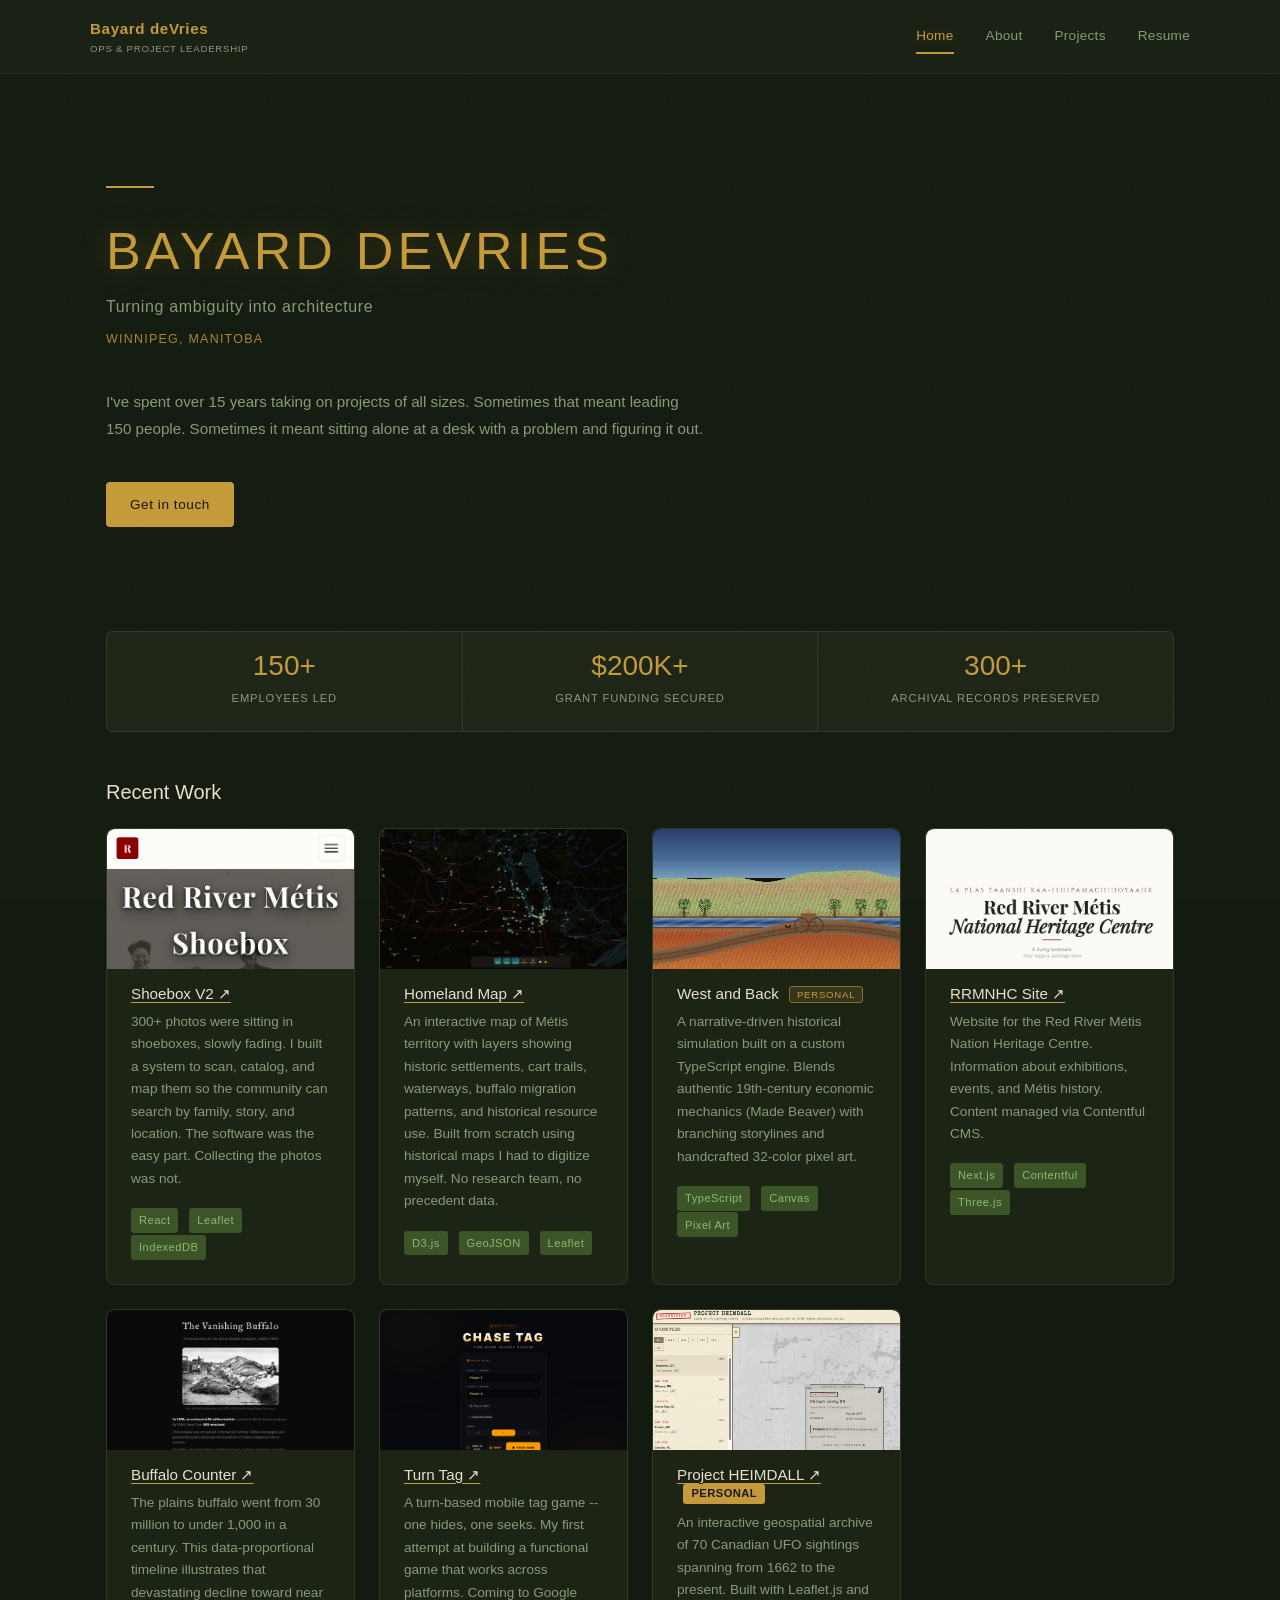
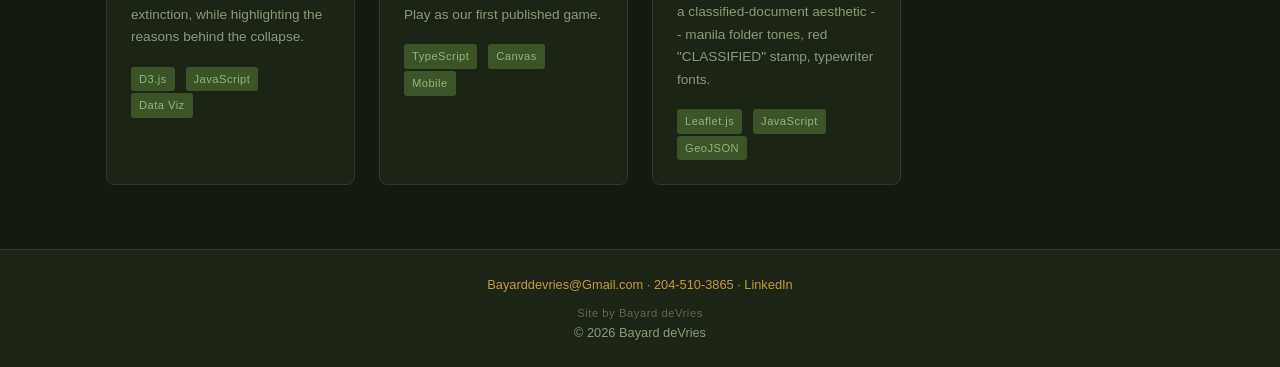
<file: index.html>
<!DOCTYPE html>
<html lang="en">
<head>
  <meta charset="UTF-8">
  <meta name="viewport" content="width=device-width, initial-scale=1.0">
  <title>Bayard deVries -- Ops & Project Leadership</title>
  <meta name="description" content="Portfolio of Bayard deVries – Ops & Project Leadership, digital archives, GIS mapping, and interactive art projects.">
  <link rel="icon" href="assets/favicon.ico" type="image/x-icon">
  <link rel="stylesheet" href="styles.css">
</head>
<body>
  <header>
    <nav>
      <a href="index.html" class="nav-logo">Bayard deVries<br><span>Ops & Project Leadership</span></a>
      <a href="index.html" class="active">Home</a>
      <a href="about.html">About</a>
      <a href="projects.html">Projects</a>
      <a href="resume.html">Resume</a>
    </nav>
  </header>

  <main>
    <section class="hero">
      <h1 class="brass-name">Bayard deVries</h1>
      <p class="tagline">Turning ambiguity into architecture</p>
      <p class="location">Winnipeg, Manitoba</p>

      <p class="summary">
        I've spent over 15 years taking on projects of all sizes. Sometimes that meant leading 150 people. Sometimes it meant sitting alone at a desk with a problem and figuring it out.
      </p>
      <p style="margin-top: 1.5rem;">
        <a href="mailto:Bayarddevries@Gmail.com" class="btn btn-primary">Get in touch</a>
      </p>

    </section>

    <div class="stats-bar">
      <div class="stat-item">
        <span class="stat-number">150+</span>
        <span class="stat-label">Employees Led</span>
      </div>
      <div class="stat-item">
        <span class="stat-number">$200K+</span>
        <span class="stat-label">Grant Funding Secured</span>
      </div>
      <div class="stat-item">
        <span class="stat-number">300+</span>
        <span class="stat-label">Archival Records Preserved</span>
      </div>
    </div>

    <section class="featured">
      <h2>Recent Work</h2>
      <div class="project-grid">
        <article class="project-card">
          <div class="project-thumb">
            <img src="assets/shoebox-v2-splash.png" alt="Shoebox V2 archive interface" loading="lazy">
          </div>
          <h3><a href="https://bayarddevries.github.io/shoebox-v2/" target="_blank" rel="noopener noreferrer">Shoebox V2 ↗</a></h3>
          <p>300+ photos were sitting in shoeboxes, slowly fading. I built a system to scan, catalog, and map them so the community can search by family, story, and location. The software was the easy part. Collecting the photos was not.</p>
          <span class="tag">React</span>
          <span class="tag">Leaflet</span>
          <span class="tag">IndexedDB</span>
        </article>
        <article class="project-card">
          <div class="project-thumb">
            <img src="assets/homeland-map-main.png" alt="Homeland Map visualization" loading="lazy">
          </div>
          <h3><a href="https://bayarddevries.github.io/metis-homeland-map/" target="_blank" rel="noopener noreferrer">Homeland Map ↗</a></h3>
          <p>An interactive map of Métis territory with layers showing historic settlements, cart trails, waterways, buffalo migration patterns, and historical resource use. Built from scratch using historical maps I had to digitize myself. No research team, no precedent data.</p>
          <span class="tag">D3.js</span>
          <span class="tag">GeoJSON</span>
          <span class="tag">Leaflet</span>
        </article>
        <article class="project-card">
          <div class="project-thumb">
            <img src="assets/metis-trail-prairie.png" alt="West and Back RPG gameplay" loading="lazy">
          </div>
          <h3>West and Back <span class="project-badge-personal">Personal</span></h3>
          <p>A narrative-driven historical simulation built on a custom TypeScript engine. Blends authentic 19th-century economic mechanics (Made Beaver) with branching storylines and handcrafted 32-color pixel art.</p>
          <span class="tag">TypeScript</span>
          <span class="tag">Canvas</span>
          <span class="tag">Pixel Art</span>
        </article>
        <article class="project-card">
          <div class="project-thumb">
            <img src="assets/rrmnhc-splash.png" alt="RRMNHC website" loading="lazy">
          </div>
          <h3><a href="https://rrmnhc.ca/" target="_blank" rel="noopener noreferrer">RRMNHC Site ↗</a></h3>
          <p>Website for the Red River Métis Nation Heritage Centre. Information about exhibitions, events, and Métis history. Content managed via Contentful CMS.</p>
          <span class="tag">Next.js</span>
          <span class="tag">Contentful</span>
          <span class="tag">Three.js</span>
        </article>
        <article class="project-card">
          <div class="project-thumb">
            <img src="assets/buffalo-counter-main.png" alt="Buffalo Counter visualization" loading="lazy">
          </div>
          <h3><a href="https://bayarddevries.github.io/buffalo-counter/" target="_blank" rel="noopener noreferrer">Buffalo Counter ↗</a></h3>
          <p>The plains buffalo went from 30 million to under 1,000 in a century. This data-proportional timeline illustrates that devastating decline toward near extinction, while highlighting the reasons behind the collapse.</p>
          <span class="tag">D3.js</span>
          <span class="tag">JavaScript</span>
          <span class="tag">Data Viz</span>
        </article>
        <article class="project-card">
          <div class="project-thumb">
            <img src="assets/turn-tag-main.png" alt="Turn Tag mobile game" loading="lazy">
          </div>
          <h3><a href="https://bayarddevries.github.io/turn-tag-v2/" target="_blank" rel="noopener noreferrer">Turn Tag ↗</a></h3>
          <p>A turn-based mobile tag game -- one hides, one seeks. My first attempt at building a functional game that works across platforms. Coming to Google Play as our first published game.</p>
          <span class="tag">TypeScript</span>
          <span class="tag">Canvas</span>
          <span class="tag">Mobile</span>
        </article>
        <article class="project-card">
          <div class="project-thumb">
            <img src="assets/heimdall-filter.png" alt="Project HEIMDALL filter panel with classified UFO sighting cases" loading="lazy">
          </div>
          <h3><a href="https://bayarddevries.github.io/project-heimdall/" target="_blank" rel="noopener noreferrer">Project HEIMDALL ↗</a> <span class="tag personal">PERSONAL</span></h3>
          <p>An interactive geospatial archive of 70 Canadian UFO sightings spanning from 1662 to the present. Built with Leaflet.js and a classified-document aesthetic -- manila folder tones, red "CLASSIFIED" stamp, typewriter fonts.</p>
          <span class="tag">Leaflet.js</span>
          <span class="tag">JavaScript</span>
          <span class="tag">GeoJSON</span>
        </article>
      </div>
    </section>

  </main>

  <footer>
    <p>
      <a href="mailto:Bayarddevries@Gmail.com">Bayarddevries@Gmail.com</a> · 
      <a href="tel:204-510-3865">204-510-3865</a> · 
      <a href="https://linkedin.com/in/bayard-devries" target="_blank" rel="noopener noreferrer">LinkedIn</a>
    </p>
    <p class="site-by">Site by Bayard deVries</p>
    <p>&copy; 2026 Bayard deVries</p>
  </footer>
</body>
</html>
</file>
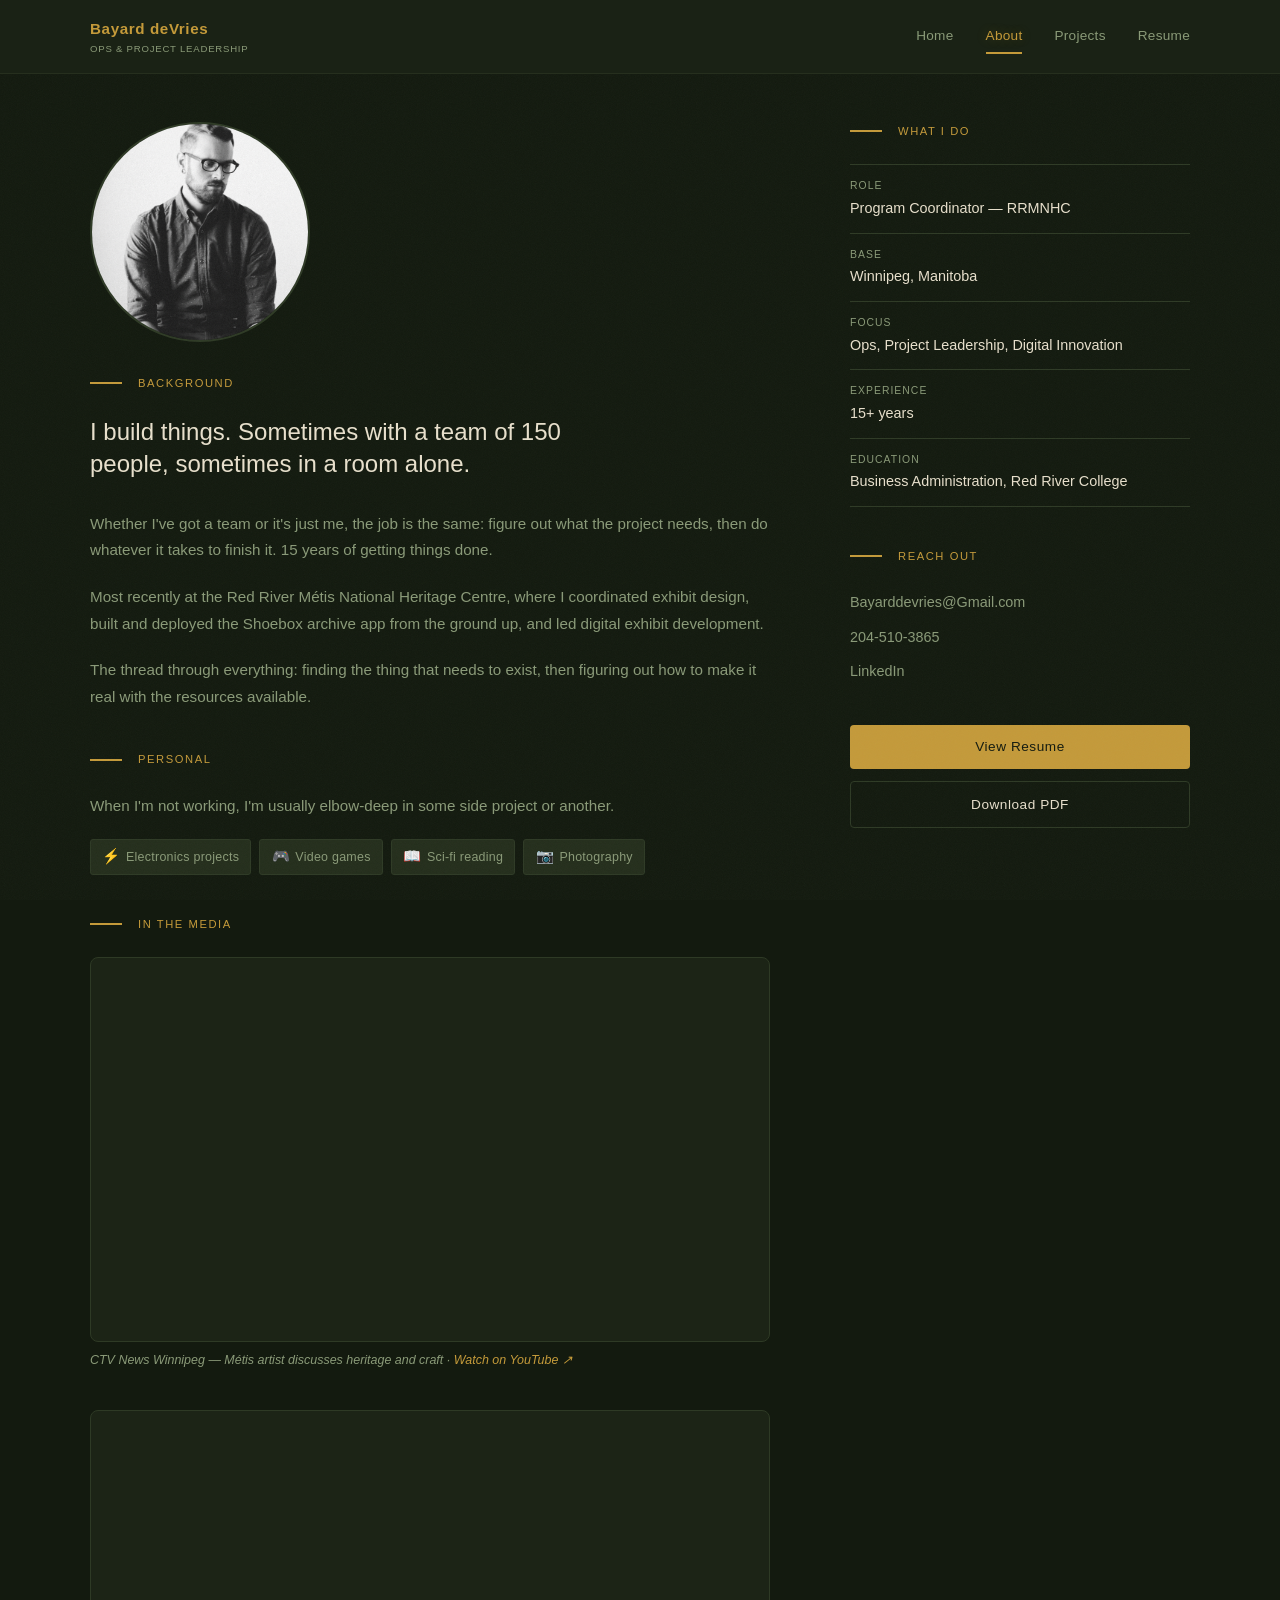
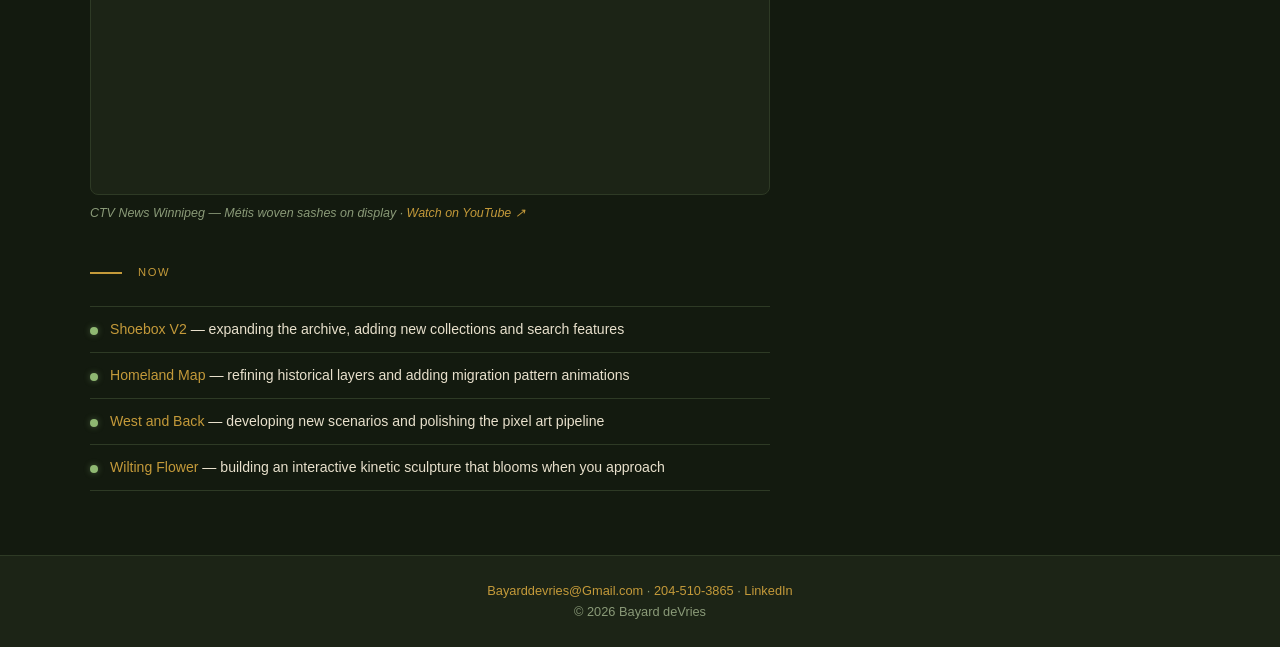
<file: about.html>
<!DOCTYPE html>
<html lang="en">
<head>
  <meta charset="UTF-8">
  <meta name="viewport" content="width=device-width, initial-scale=1.0">
  <title>About — Bayard deVries</title>
  <meta name="description" content="About Bayard deVries – Ops & Project Leadership, digital archives, GIS mapping, and interactive art projects.">
  <link rel="icon" href="assets/favicon.ico" type="image/x-icon">
  <link rel="stylesheet" href="styles.css">
  <style>
    /* ---- Photo ---- */
    .about-photo-wrap {
      margin-bottom: 2rem;
    }
    .about-photo {
      width: 100%;
      max-width: 220px;
      aspect-ratio: 1;
      border-radius: 50%;
      object-fit: cover;
      border: 2px solid var(--color-border);
      display: block;
    }

    /* ---- Personal details ---- */
    .personal-details {
      display: flex;
      flex-wrap: wrap;
      gap: 0.5rem;
      margin-top: 1rem;
    }
    .personal-tag {
      display: inline-flex;
      align-items: center;
      gap: 0.35rem;
      padding: 0.3rem 0.7rem;
      background: var(--color-surface-raised);
      border: 1px solid var(--color-border);
      border-radius: 3px;
      font-size: 0.78rem;
      color: var(--color-text-muted);
      font-family: var(--font-heading);
      letter-spacing: 0.02em;
    }
    .personal-tag .icon {
      font-size: 0.9rem;
    }

    /* ---- CTV Interview embed ---- */
    .interview-section {
      margin-top: 2.5rem;
    }
    .interview-embed {
      position: relative;
      padding-bottom: 56.25%;
      height: 0;
      overflow: hidden;
      border-radius: 8px;
      border: 1px solid var(--color-border);
      background: var(--color-surface);
    }
    .interview-embed iframe {
      position: absolute;
      top: 0; left: 0;
      width: 100%;
      height: 100%;
      border: 0;
    }
    .interview-caption {
      margin-top: 0.5rem;
      font-size: 0.78rem;
      color: var(--color-text-muted);
      font-style: italic;
    }

    /* ---- Now section ---- */
    .now-section {
      margin-top: 2.5rem;
    }
    .now-list {
      list-style: none;
      display: flex;
      flex-direction: column;
      gap: 0;
    }
    .now-list li {
      display: flex;
      align-items: flex-start;
      gap: 0.75rem;
      padding: 0.75rem 0;
      border-bottom: 1px solid var(--color-border);
    }
    .now-list li:first-child {
      border-top: 1px solid var(--color-border);
    }
    .now-dot {
      width: 8px;
      height: 8px;
      border-radius: 50%;
      background: var(--color-green-bright);
      flex-shrink: 0;
      margin-top: 0.5rem;
      box-shadow: 0 0 6px rgba(143, 184, 114, 0.4);
    }
    .now-dot.pulse {
      animation: pulse-dot 2s ease-in-out infinite;
    }
    @keyframes pulse-dot {
      0%, 100% { opacity: 1; box-shadow: 0 0 6px rgba(143,184,114,0.4); }
      50% { opacity: 0.5; box-shadow: 0 0 12px rgba(143,184,114,0.7); }
    }
    .now-item-text {
      font-size: 0.88rem;
      color: var(--color-text);
      line-height: 1.5;
    }
    .now-item-text strong {
      color: var(--color-brass);
      font-weight: 500;
    }

    /* ---- Responsive ---- */
    @media (max-width: 700px) {
      .about-photo { max-width: 160px; }
    }
  </style>
</head>
<body>
  <header>
    <nav>
      <a href="index.html" class="nav-logo">Bayard deVries<br><span>Ops & Project Leadership</span></a>
      <a href="index.html">Home</a>
      <a href="about.html" class="active">About</a>
      <a href="projects.html">Projects</a>
      <a href="resume.html">Resume</a>
    </nav>
  </header>

  <main class="about-page">
    <div class="about-grid">

      <!-- LEFT COLUMN: Photo + Bio + CTV + Now -->
      <div class="about-left">

        <!-- Photo -->
        <div class="about-photo-wrap">
          <img class="about-photo" src="assets/photo-front.jpg" alt="Bayard deVries – headshot">
        </div>

        <div class="section-rule">
          <span class="section-rule-label">Background</span>
        </div>
        <p class="about-lead">
          I build things. Sometimes with a team of 150 people, sometimes in a room alone.
        </p>
        <p class="summary-text" style="text-align:left; max-width:none;">
          Whether I've got a team or it's just me, the job is the same: figure out what the project needs, then do whatever it takes to finish it. 15 years of getting things done.
        </p>
        <p class="summary-text" style="text-align:left; max-width:none;">
          Most recently at the Red River Métis National Heritage Centre, where I coordinated exhibit design, built and deployed the Shoebox archive app from the ground up, and led digital exhibit development.
        </p>
        <p class="summary-text" style="text-align:left; max-width:none;">
          The thread through everything: finding the thing that needs to exist, then figuring out how to make it real with the resources available.
        </p>

        <!-- Personal details -->
        <div class="section-rule" style="margin-top: 2.5rem;">
          <span class="section-rule-label">Personal</span>
        </div>
        <p class="summary-text" style="text-align:left; max-width:none;">
          When I'm not working, I'm usually elbow-deep in some side project or another.
        </p>
        <div class="personal-details">
          <span class="personal-tag"><span class="icon">⚡</span> Electronics projects</span>
          <span class="personal-tag"><span class="icon">🎮</span> Video games</span>
          <span class="personal-tag"><span class="icon">📖</span> Sci-fi reading</span>
          <span class="personal-tag"><span class="icon">📷</span> Photography</span>
        </div>

        <!-- CTV Interview embed -->
        <div class="interview-section">
          <div class="section-rule">
            <span class="section-rule-label">In the media</span>
          </div>
          <div class="interview-embed">
            <iframe
              src="https://www.youtube.com/embed/lR3AAZW8OjQ"
              title="CTV News interview with Bayard deVries about Métis art"
              allow="accelerometer; autoplay; clipboard-write; encrypted-media; gyroscope; picture-in-picture; web-share"
              allowfullscreen
              loading="lazy">
            </iframe>
          </div>
          <p class="interview-caption">
            CTV News Winnipeg — Métis artist discusses heritage and craft
            &middot; <a href="https://www.youtube.com/watch?v=lR3AAZW8OjQ" target="_blank" rel="noopener noreferrer" style="color:var(--color-brass);">Watch on YouTube ↗</a>
          </p>
        </div>

        <!-- CTV Sash Display embed -->
        <div class="interview-section">
          <div class="interview-embed">
            <iframe
              src="https://www.youtube.com/embed/AE3U85hyTUI"
              title="CTV News — Métis woven sashes on display"
              allow="accelerometer; autoplay; clipboard-write; encrypted-media; gyroscope; picture-in-picture; web-share"
              allowfullscreen
              loading="lazy">
            </iframe>
          </div>
          <p class="interview-caption">
            CTV News Winnipeg — Métis woven sashes on display
            &middot; <a href="https://www.youtube.com/watch?v=AE3U85hyTUI" target="_blank" rel="noopener noreferrer" style="color:var(--color-brass);">Watch on YouTube ↗</a>
          </p>
        </div>

        <!-- Now section -->
        <div class="now-section">
          <div class="section-rule">
            <span class="section-rule-label">Now</span>
          </div>
          <ul class="now-list">
            <li>
              <span class="now-dot pulse"></span>
              <span class="now-item-text"><strong>Shoebox V2</strong> — expanding the archive, adding new collections and search features</span>
            </li>
            <li>
              <span class="now-dot pulse"></span>
              <span class="now-item-text"><strong>Homeland Map</strong> — refining historical layers and adding migration pattern animations</span>
            </li>
            <li>
              <span class="now-dot pulse"></span>
              <span class="now-item-text"><strong>West and Back</strong> — developing new scenarios and polishing the pixel art pipeline</span>
            </li>
            <li>
              <span class="now-dot pulse"></span>
              <span class="now-item-text"><strong>Wilting Flower</strong> — building an interactive kinetic sculpture that blooms when you approach</span>
            </li>
          </ul>
        </div>

      </div>

      <!-- RIGHT COLUMN: What I do + Contact -->
      <div class="about-right">
        <div class="section-rule">
          <span class="section-rule-label">What I do</span>
        </div>
        <ul class="about-fact-list">
          <li>
            <span class="fact-label">Role</span>
            <span class="fact-value">Program Coordinator — RRMNHC</span>
          </li>
          <li>
            <span class="fact-label">Base</span>
            <span class="fact-value">Winnipeg, Manitoba</span>
          </li>
          <li>
            <span class="fact-label">Focus</span>
            <span class="fact-value">Ops, Project Leadership, Digital Innovation</span>
          </li>
          <li>
            <span class="fact-label">Experience</span>
            <span class="fact-value">15+ years</span>
          </li>
          <li>
            <span class="fact-label">Education</span>
            <span class="fact-value">Business Administration, Red River College</span>
          </li>
        </ul>

        <div class="section-rule" style="margin-top: 2.5rem;">
          <span class="section-rule-label">Reach out</span>
        </div>
        <ul class="about-contact-list">
          <li><a href="mailto:Bayarddevries@Gmail.com">Bayarddevries@Gmail.com</a></li>
          <li><a href="tel:204-510-3865">204-510-3865</a></li>
          <li><a href="https://linkedin.com/in/bayard-devries" target="_blank" rel="noopener noreferrer">LinkedIn</a></li>
        </ul>

        <div style="margin-top: 2.5rem;">
          <a href="resume.html" class="btn btn-primary" style="margin-bottom: 0.75rem; display: block; text-align: center;">View Resume</a>
          <a href="https://drive.google.com/file/d/1KKB3l9cyAoST3gxc3hiAnNferv2lFiib/view?usp=drivesdk" target="_blank" rel="noopener noreferrer" class="btn btn-secondary" style="display: block; text-align: center;">Download PDF</a>
        </div>
      </div>

    </div>
  </main>

  <footer>
    <p>
      <a href="mailto:Bayarddevries@Gmail.com">Bayarddevries@Gmail.com</a> ·
      <a href="tel:204-510-3865">204-510-3865</a> ·
      <a href="https://linkedin.com/in/bayard-devries" target="_blank" rel="noopener noreferrer">LinkedIn</a>
    </p>
    <p>&copy; 2026 Bayard deVries</p>
  </footer>
</body>
</html>
</file>
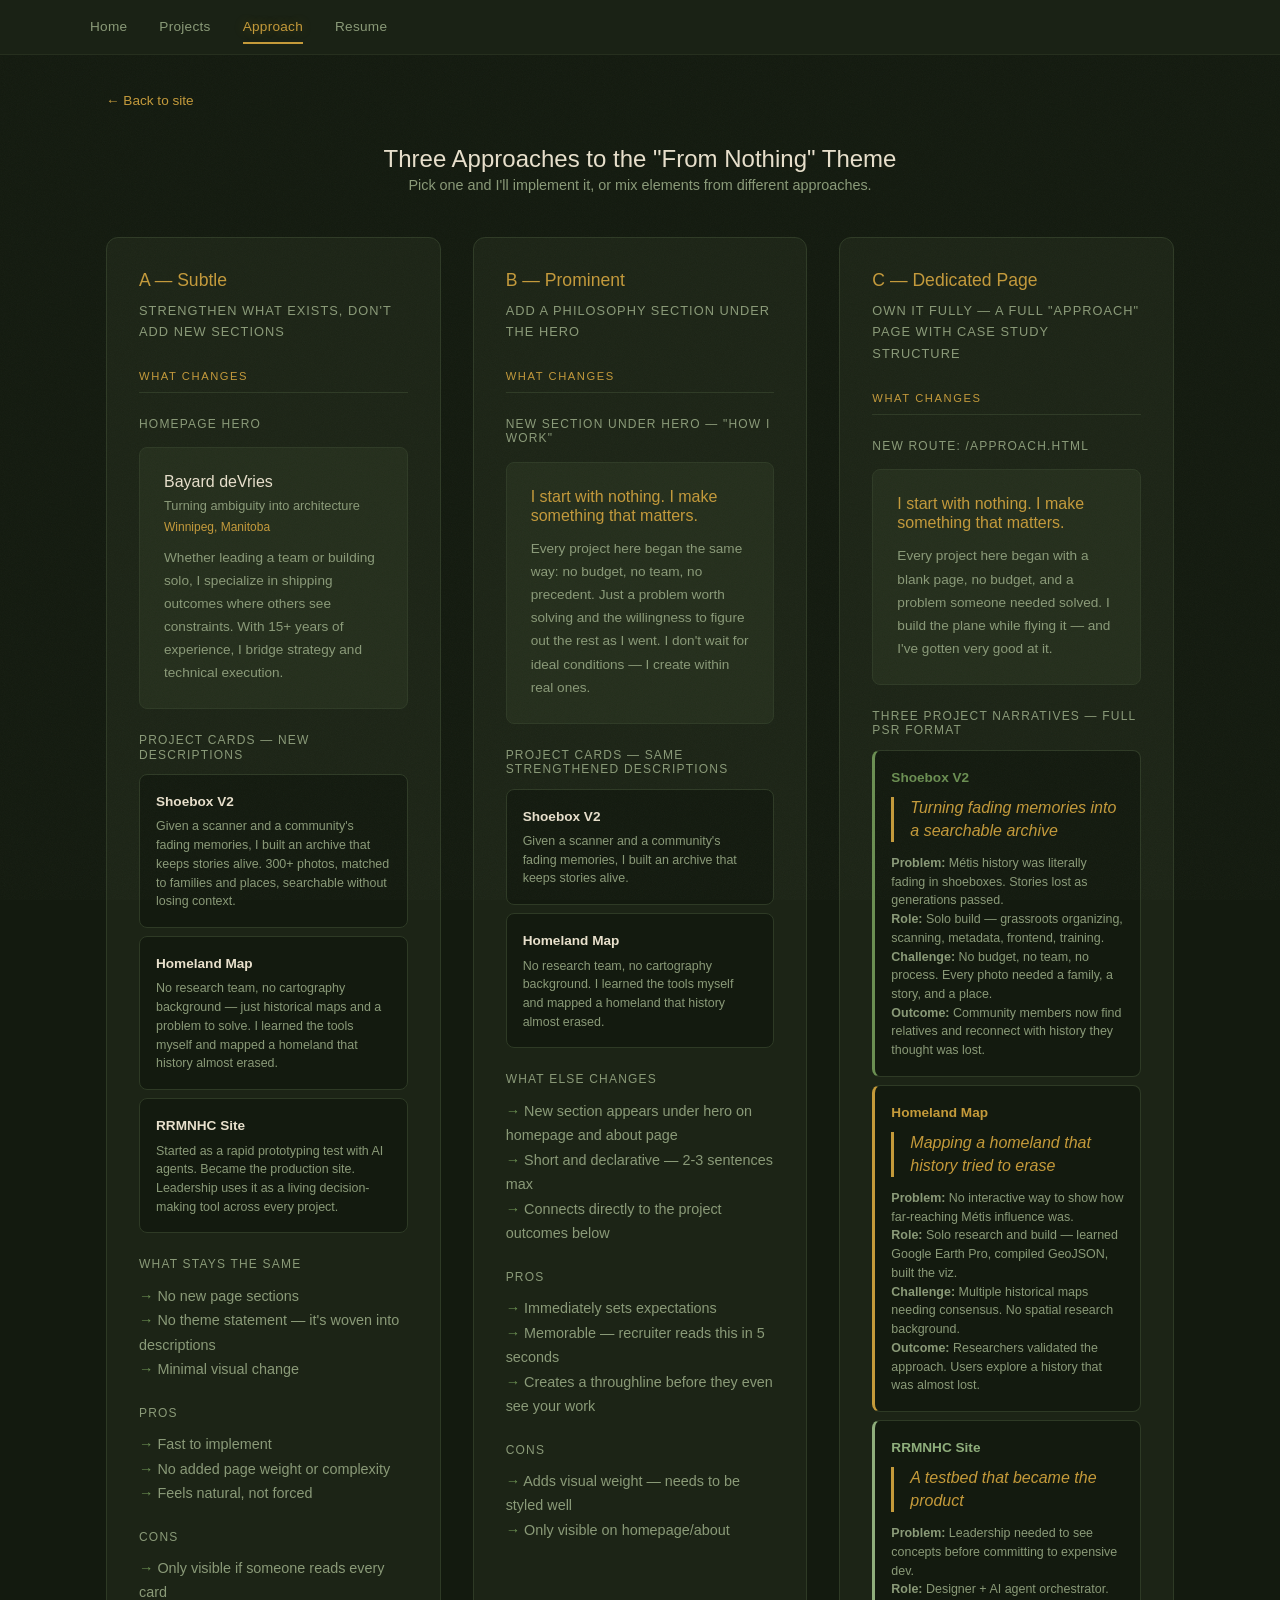
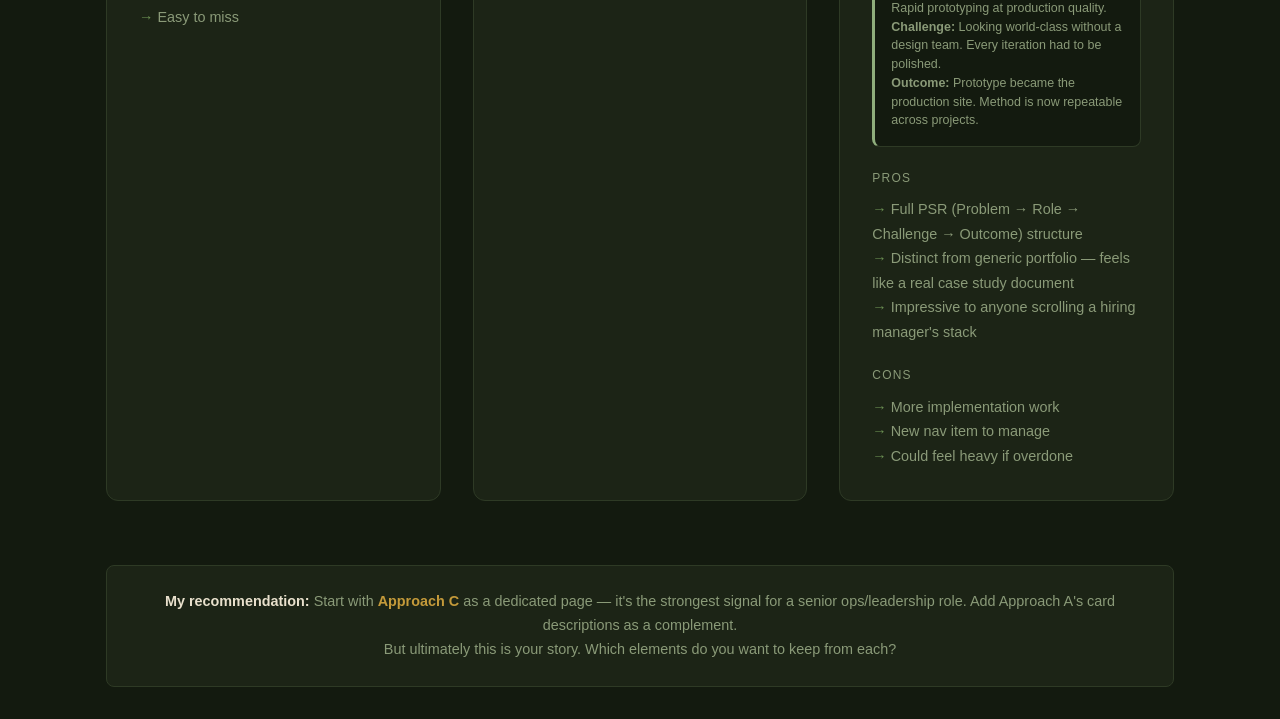
<file: approach-preview.html>
<!DOCTYPE html>
<html lang="en">
<head>
  <meta charset="UTF-8">
  <meta name="viewport" content="width=device-width, initial-scale=1.0">
  <title>Design Approaches — Bayard deVries</title>
  <link rel="stylesheet" href="styles.css">
  <style>
    .approach-grid {
      display: grid;
      grid-template-columns: repeat(3, 1fr);
      gap: 2rem;
      padding: 2rem 0;
    }
    .approach-card {
      background: var(--color-surface);
      border: 1px solid var(--color-border);
      border-radius: 12px;
      padding: 2rem;
    }
    .approach-card h2 {
      font-size: 1.1rem;
      color: var(--color-brass);
      margin-bottom: 0.5rem;
    }
    .approach-card .subtitle {
      font-size: 0.8rem;
      color: var(--color-text-muted);
      margin-bottom: 1.5rem;
      text-transform: uppercase;
      letter-spacing: 0.08em;
    }
    .approach-card h3 {
      font-size: 0.75rem;
      text-transform: uppercase;
      letter-spacing: 0.1em;
      color: var(--color-text-muted);
      margin: 1.5rem 0 0.75rem;
    }
    .approach-card p, .approach-card li {
      font-size: 0.9rem;
      line-height: 1.7;
      color: var(--color-text-muted);
    }
    .approach-card ul {
      list-style: none;
      padding: 0;
    }
    .approach-card li::before {
      content: '→ ';
      color: var(--color-green);
    }
    .approach-card .tagline-display {
      font-family: var(--font-heading);
      font-size: 1.4rem;
      color: var(--color-brass);
      font-style: italic;
      border-left: 3px solid var(--color-brass);
      padding-left: 1rem;
      margin: 1rem 0;
      line-height: 1.4;
    }
    .mock-hero {
      background: var(--color-surface-raised);
      border: 1px solid var(--color-border);
      border-radius: 8px;
      padding: 1.5rem;
      margin: 1rem 0;
    }
    .mock-hero h4 {
      font-family: var(--font-heading);
      color: var(--color-text);
      font-size: 1rem;
      margin-bottom: 0.25rem;
    }
    .mock-hero p {
      font-size: 0.8rem;
      color: var(--color-text-muted);
    }
    .mock-card {
      background: var(--color-bg);
      border: 1px solid var(--color-border);
      border-radius: 8px;
      padding: 1rem;
      margin: 0.5rem 0;
    }
    .mock-card h5 {
      font-size: 0.85rem;
      color: var(--color-text);
      margin-bottom: 0.25rem;
    }
    .mock-card p {
      font-size: 0.78rem;
      line-height: 1.5;
      color: var(--color-text-muted);
    }
    .mock-approach-section {
      background: var(--color-surface-raised);
      border: 1px solid var(--color-border);
      border-radius: 8px;
      padding: 1.5rem;
      margin: 1rem 0;
    }
    .mock-approach-section h4 {
      font-family: var(--font-heading);
      color: var(--color-brass);
      font-size: 1rem;
      margin-bottom: 0.75rem;
    }
    .mock-approach-section p {
      font-size: 0.85rem;
      color: var(--color-text-muted);
      line-height: 1.7;
    }
    .mock-stats {
      display: grid;
      grid-template-columns: repeat(3, 1fr);
      gap: 1px;
      background: var(--color-border);
      border-radius: 6px;
      overflow: hidden;
      margin: 1rem 0;
    }
    .mock-stat {
      background: var(--color-surface);
      padding: 0.75rem;
      text-align: center;
    }
    .mock-stat span {
      display: block;
      font-family: var(--font-heading);
      font-size: 1.1rem;
      color: var(--color-brass);
    }
    .mock-stat small {
      font-size: 0.6rem;
      color: var(--color-text-muted);
      text-transform: uppercase;
      letter-spacing: 0.06em;
    }
    .section-label {
      font-size: 0.7rem;
      letter-spacing: 0.14em;
      text-transform: uppercase;
      color: var(--color-brass);
      border-bottom: 1px solid var(--color-border);
      padding-bottom: 0.4rem;
      margin-bottom: 1rem;
      font-family: var(--font-heading);
    }
    .nav-strip {
      display: flex;
      gap: 1.5rem;
      padding: 0.75rem 1rem;
      background: var(--color-surface);
      border-bottom: 1px solid var(--color-border);
      margin-bottom: 2rem;
      font-size: 0.8rem;
      font-family: var(--font-heading);
    }
    .nav-strip span { color: var(--color-text-muted); }
    .nav-strip span:first-child { color: var(--color-brass); }
    .page-title {
      text-align: center;
      margin-bottom: 0.5rem;
    }
    .page-title h1 {
      font-size: 1.5rem;
      color: var(--color-text);
    }
    .page-title p {
      color: var(--color-text-muted);
      font-size: 0.9rem;
    }
    .prose-sample {
      background: var(--color-bg);
      border-radius: 8px;
      padding: 1rem;
      margin: 0.5rem 0;
    }
    .prose-sample p {
      font-size: 0.85rem;
      line-height: 1.8;
      color: var(--color-text-muted);
    }
    .back-link {
      display: inline-block;
      margin-bottom: 2rem;
      color: var(--color-brass);
      font-size: 0.85rem;
      font-family: var(--font-heading);
    }
  </style>
</head>
<body>
  <header>
    <nav>
      <a href="index.html">Home</a>
      <a href="projects.html">Projects</a>
      <a href="approach.html" class="active">Approach</a>
      <a href="resume.html">Resume</a>
    </nav>
  </header>

  <main style="max-width: 1100px; margin: 0 auto; padding: 2rem 1rem;">
    <a href="index.html" class="back-link">← Back to site</a>

    <div class="page-title">
      <h1>Three Approaches to the "From Nothing" Theme</h1>
      <p>Pick one and I'll implement it, or mix elements from different approaches.</p>
    </div>

    <div class="approach-grid">

      <!-- APPROACH A -->
      <div class="approach-card">
        <h2>A — Subtle</h2>
        <p class="subtitle">Strengthen what exists, don't add new sections</p>

        <div class="section-label">What changes</div>

        <h3>Homepage hero</h3>
        <div class="mock-hero">
          <h4>Bayard deVries</h4>
          <p>Turning ambiguity into architecture</p>
          <p class="location" style="font-size: 0.75rem; color: var(--color-brass);">Winnipeg, Manitoba</p>
          <p style="font-size: 0.85rem; color: var(--color-text-muted); margin-top: 0.5rem;">Whether leading a team or building solo, I specialize in shipping outcomes where others see constraints. With 15+ years of experience, I bridge strategy and technical execution.</p>
        </div>

        <h3>Project cards — new descriptions</h3>
        <div class="mock-card">
          <h5>Shoebox V2</h5>
          <p>Given a scanner and a community's fading memories, I built an archive that keeps stories alive. 300+ photos, matched to families and places, searchable without losing context.</p>
        </div>
        <div class="mock-card">
          <h5>Homeland Map</h5>
          <p>No research team, no cartography background — just historical maps and a problem to solve. I learned the tools myself and mapped a homeland that history almost erased.</p>
        </div>
        <div class="mock-card">
          <h5>RRMNHC Site</h5>
          <p>Started as a rapid prototyping test with AI agents. Became the production site. Leadership uses it as a living decision-making tool across every project.</p>
        </div>

        <h3>What stays the same</h3>
        <ul>
          <li>No new page sections</li>
          <li>No theme statement — it's woven into descriptions</li>
          <li>Minimal visual change</li>
        </ul>

        <h3>Pros</h3>
        <ul>
          <li>Fast to implement</li>
          <li>No added page weight or complexity</li>
          <li>Feels natural, not forced</li>
        </ul>

        <h3>Cons</h3>
        <ul>
          <li>Only visible if someone reads every card</li>
          <li>Easy to miss</li>
        </ul>
      </div>

      <!-- APPROACH B -->
      <div class="approach-card">
        <h2>B — Prominent</h2>
        <p class="subtitle">Add a philosophy section under the hero</p>

        <div class="section-label">What changes</div>

        <h3>New section under hero — "How I Work"</h3>
        <div class="mock-approach-section">
          <h4>I start with nothing. I make something that matters.</h4>
          <p>Every project here began the same way: no budget, no team, no precedent. Just a problem worth solving and the willingness to figure out the rest as I went. I don't wait for ideal conditions — I create within real ones.</p>
        </div>

        <h3>Project cards — same strengthened descriptions</h3>
        <div class="mock-card">
          <h5>Shoebox V2</h5>
          <p>Given a scanner and a community's fading memories, I built an archive that keeps stories alive.</p>
        </div>
        <div class="mock-card">
          <h5>Homeland Map</h5>
          <p>No research team, no cartography background. I learned the tools myself and mapped a homeland that history almost erased.</p>
        </div>

        <h3>What else changes</h3>
        <ul>
          <li>New section appears under hero on homepage and about page</li>
          <li>Short and declarative — 2-3 sentences max</li>
          <li>Connects directly to the project outcomes below</li>
        </ul>

        <h3>Pros</h3>
        <ul>
          <li>Immediately sets expectations</li>
          <li>Memorable — recruiter reads this in 5 seconds</li>
          <li>Creates a throughline before they even see your work</li>
        </ul>

        <h3>Cons</h3>
        <ul>
          <li>Adds visual weight — needs to be styled well</li>
          <li>Only visible on homepage/about</li>
        </ul>
      </div>

      <!-- APPROACH C -->
      <div class="approach-card">
        <h2>C — Dedicated Page</h2>
        <p class="subtitle">Own it fully — a full "Approach" page with case study structure</p>

        <div class="section-label">What changes</div>

        <h3>New route: /approach.html</h3>
        <div class="mock-approach-section">
          <h4>I start with nothing. I make something that matters.</h4>
          <p>Every project here began with a blank page, no budget, and a problem someone needed solved. I build the plane while flying it — and I've gotten very good at it.</p>
        </div>

        <h3>Three project narratives — full PSR format</h3>
        <div class="mock-card" style="border-left: 3px solid #6B8F52;">
          <h5 style="color: #6B8F52;">Shoebox V2</h5>
          <p class="tagline-display" style="font-size: 1rem; margin: 0.5rem 0 0.75rem;">Turning fading memories into a searchable archive</p>
          <p><strong>Problem:</strong> Métis history was literally fading in shoeboxes. Stories lost as generations passed.</p>
          <p><strong>Role:</strong> Solo build — grassroots organizing, scanning, metadata, frontend, training.</p>
          <p><strong>Challenge:</strong> No budget, no team, no process. Every photo needed a family, a story, and a place.</p>
          <p><strong>Outcome:</strong> Community members now find relatives and reconnect with history they thought was lost.</p>
        </div>
        <div class="mock-card" style="border-left: 3px solid #C49A3A;">
          <h5 style="color: #C49A3A;">Homeland Map</h5>
          <p class="tagline-display" style="font-size: 1rem; margin: 0.5rem 0 0.75rem;">Mapping a homeland that history tried to erase</p>
          <p><strong>Problem:</strong> No interactive way to show how far-reaching Métis influence was.</p>
          <p><strong>Role:</strong> Solo research and build — learned Google Earth Pro, compiled GeoJSON, built the viz.</p>
          <p><strong>Challenge:</strong> Multiple historical maps needing consensus. No spatial research background.</p>
          <p><strong>Outcome:</strong> Researchers validated the approach. Users explore a history that was almost lost.</p>
        </div>
        <div class="mock-card" style="border-left: 3px solid #8FAE7C;">
          <h5 style="color: #8FAE7C;">RRMNHC Site</h5>
          <p class="tagline-display" style="font-size: 1rem; margin: 0.5rem 0 0.75rem;">A testbed that became the product</p>
          <p><strong>Problem:</strong> Leadership needed to see concepts before committing to expensive dev.</p>
          <p><strong>Role:</strong> Designer + AI agent orchestrator. Rapid prototyping at production quality.</p>
          <p><strong>Challenge:</strong> Looking world-class without a design team. Every iteration had to be polished.</p>
          <p><strong>Outcome:</strong> Prototype became the production site. Method is now repeatable across projects.</p>
        </div>

        <h3>Pros</h3>
        <ul>
          <li>Full PSR (Problem → Role → Challenge → Outcome) structure</li>
          <li>Distinct from generic portfolio — feels like a real case study document</li>
          <li>Impressive to anyone scrolling a hiring manager's stack</li>
        </ul>

        <h3>Cons</h3>
        <ul>
          <li>More implementation work</li>
          <li>New nav item to manage</li>
          <li>Could feel heavy if overdone</li>
        </ul>
      </div>
    </div>

    <div style="margin-top: 2rem; padding: 1.5rem; background: var(--color-surface); border: 1px solid var(--color-border); border-radius: 8px;">
      <p style="font-size: 0.9rem; color: var(--color-text-muted); text-align: center;">
        <strong style="color: var(--color-text);">My recommendation:</strong> Start with <strong style="color: var(--color-brass);">Approach C</strong> as a dedicated page — it's the strongest signal for a senior ops/leadership role. Add Approach A's card descriptions as a complement.<br>
        But ultimately this is your story. Which elements do you want to keep from each?
      </p>
    </div>
  </main>
</body>
</html>
</file>
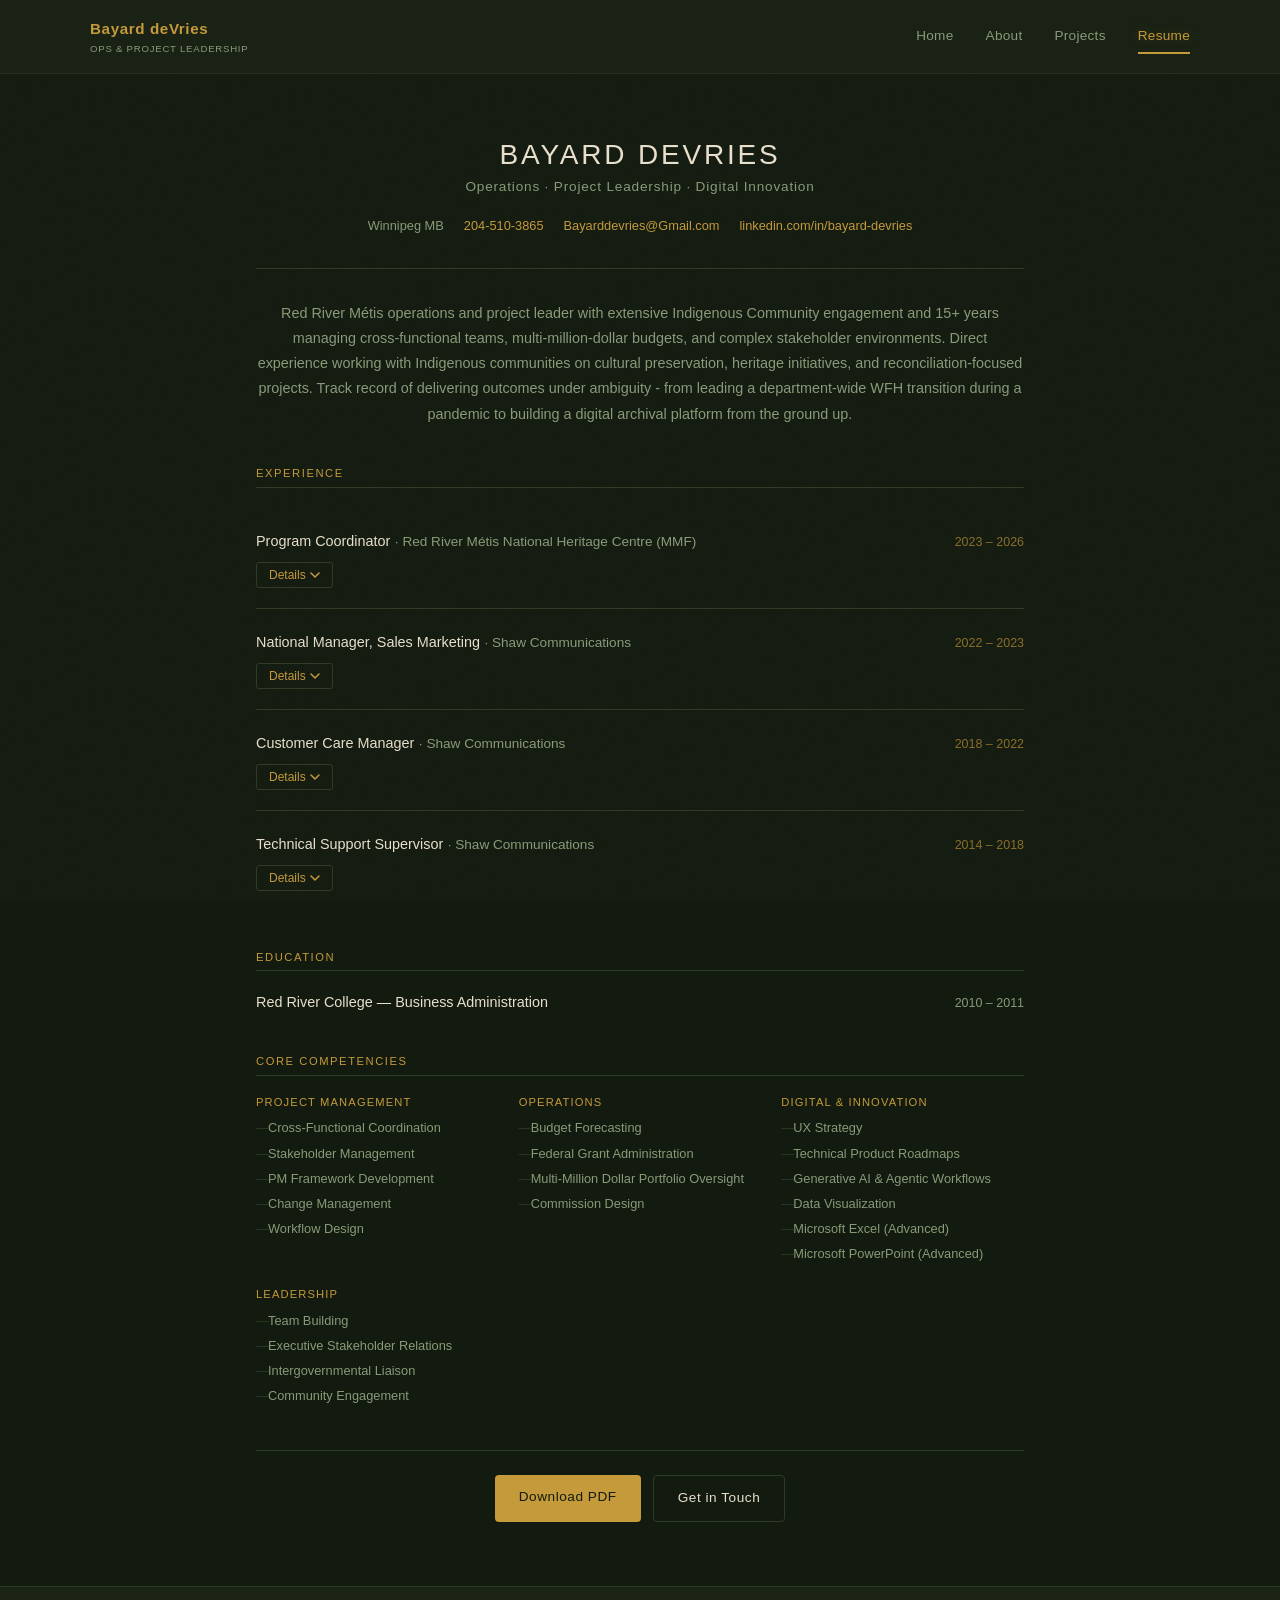
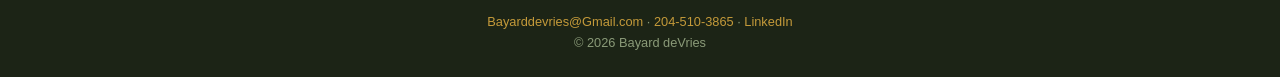
<file: resume.html>
<!DOCTYPE html>
<html lang="en">
<head>
  <meta charset="UTF-8">
  <meta name="viewport" content="width=device-width, initial-scale=1.0">
  <title>Bayard deVries - Resume</title>
  <meta name="description" content="Resume of Bayard deVries – Ops & Project Leadership, program coordination, and digital innovation.">
  <link rel="icon" href="assets/favicon.ico" type="image/x-icon">
  <link rel="stylesheet" href="styles.css">
</head>
<body>
  <header>
    <nav>
      <a href="index.html" class="nav-logo">Bayard deVries<br><span>Ops & Project Leadership</span></a>
      <a href="index.html">Home</a>
      <a href="about.html">About</a>
      <a href="projects.html">Projects</a>
      <a href="resume.html" class="active">Resume</a>
    </nav>
  </header>

  <main class="resume-page">
    <div class="page-header">
      <h1>Bayard deVries</h1>
      <p class="subtitle">Operations &middot; Project Leadership &middot; Digital Innovation</p>
      <div class="contact-row">
        <span>Winnipeg MB</span>
        <a href="tel:204-510-3865">204-510-3865</a>
        <a href="mailto:Bayarddevries@Gmail.com">Bayarddevries@Gmail.com</a>
        <a href="https://linkedin.com/in/bayard-devries" target="_blank" rel="noopener noreferrer">linkedin.com/in/bayard-devries</a>
      </div>
    </div>

    <p class="summary-text summary-text-wide">
      Red River M&eacute;tis operations and project leader with extensive Indigenous Community engagement and 15+ years managing cross-functional teams, multi-million-dollar budgets, and complex stakeholder environments. Direct experience working with Indigenous communities on cultural preservation, heritage initiatives, and reconciliation-focused projects. Track record of delivering outcomes under ambiguity - from leading a department-wide WFH transition during a pandemic to building a digital archival platform from the ground up.
    </p>

    <div class="section-block">
      <h2>Experience</h2>

      <div class="job-card">
        <div class="job-row">
          <div>
            <span class="job-title">Program Coordinator</span>
            <span class="job-org"> &middot; Red River M&eacute;tis National Heritage Centre (MMF)</span>
          </div>
          <span class="job-date">2023 &ndash; 2026</span>
        </div>
        <button class="expand-btn" onclick="toggleJob(this)">Details
          <svg width="10" height="6" viewBox="0 0 10 6" fill="none"><path d="M1 1l4 4 4-4" stroke="currentColor" stroke-width="1.5" stroke-linecap="round" stroke-linejoin="round"/></svg>
        </button>
        <div class="job-details">
          <ul class="job-bullets">
            <li>Managed grant solicitation, administration, and reporting processes for cultural heritage initiatives, securing over $200K in funding from federal and provincial sources</li>
            <li>Developed the Shoebox archival application to preserve and present Red River M&eacute;tis history, ensuring cultural narratives are reflected truthfully through digital markers and metadata - directly supporting regional heritage preservation goals</li>
            <li>Developed long-term business models and revenue projections for retail, cafe, and event operations to support fiscal sustainability planning</li>
            <li>Digitized historical maps using 3D visualization and georeferencing tools, creating immersive stakeholder presentations</li>
            <li>Leading digital exhibit development: project management, research, keyframe art, writing, and content development</li>
          </ul>
        </div>
      </div>

      <div class="job-card">
        <div class="job-row">
          <div>
            <span class="job-title">National Manager, Sales Marketing</span>
            <span class="job-org"> &middot; Shaw Communications</span>
          </div>
          <span class="job-date">2022 &ndash; 2023</span>
        </div>
        <button class="expand-btn" onclick="toggleJob(this)">Details
          <svg width="10" height="6" viewBox="0 0 10 6" fill="none"><path d="M1 1l4 4 4-4" stroke="currentColor" stroke-width="1.5" stroke-linecap="round" stroke-linejoin="round"/></svg>
        </button>
        <div class="job-details">
          <ul class="job-bullets">
            <li>Developed and executed marketing strategy for the Rogers/Shaw rebrand across all sales channels</li>
            <li>Partnered with Field Sales, Events, and MDU teams to build data-supported acquisition strategies</li>
            <li>Produced all print sales collateral for the national rebrand rollout</li>
            <li>Copy writing and creative development across campaigns</li>
          </ul>
        </div>
      </div>

      <div class="job-card">
        <div class="job-row">
          <div>
            <span class="job-title">Customer Care Manager</span>
            <span class="job-org"> &middot; Shaw Communications</span>
          </div>
          <span class="job-date">2018 &ndash; 2022</span>
        </div>
        <button class="expand-btn" onclick="toggleJob(this)">Details
          <svg width="10" height="6" viewBox="0 0 10 6" fill="none"><path d="M1 1l4 4 4-4" stroke="currentColor" stroke-width="1.5" stroke-linecap="round" stroke-linejoin="round"/></svg>
        </button>
        <div class="job-details">
          <ul class="job-bullets">
            <li>Managed inbound/outbound teams totaling 150+ employees across 8 direct-report leaders; maintained service levels while leading the department-wide Work from Home transition during a period of high ambiguity</li>
            <li>Built and enforced customer service policies and inter-departmental coordination frameworks, directly impacting churn reduction and customer experience scores while enhancing accountability and strategic alignment</li>
            <li>Owned statistical analysis and reporting on disconnect/churn targets across all supporting teams</li>
            <li>Developed and managed the full commission structure for the Customer Care department over 1M+ monthly</li>
            <li>Coordinated cross-functional projects focused on wait time reduction and CX improvement</li>
            <li>Trained and onboarded new leaders in Customer Care</li>
          </ul>
        </div>
      </div>

      <div class="job-card">
        <div class="job-row">
          <div>
            <span class="job-title">Technical Support Supervisor</span>
            <span class="job-org"> &middot; Shaw Communications</span>
          </div>
          <span class="job-date">2014 &ndash; 2018</span>
        </div>
        <button class="expand-btn" onclick="toggleJob(this)">Details
          <svg width="10" height="6" viewBox="0 0 10 6" fill="none"><path d="M1 1l4 4 4-4" stroke="currentColor" stroke-width="1.5" stroke-linecap="round" stroke-linejoin="round"/></svg>
        </button>
        <div class="job-details">
          <ul class="job-bullets">
            <li>Led teams of up to 20 technical support representatives, driving performance on first-call resolution and customer satisfaction</li>
            <li>Onboarded all new hire teams through training and 3-month nesting period</li>
            <li>Managed pilot programs with contracted Technical Service representatives</li>
          </ul>
        </div>
      </div>
    </div>

    <div class="section-block">
      <h2>Education</h2>
      <div class="edu-row">
        <span class="edu-name">Red River College &mdash; Business Administration</span>
        <span class="edu-date">2010 &ndash; 2011</span>
      </div>
    </div>

    <div class="section-block">
      <h2>Core Competencies</h2>
      <div class="competencies-grid">
        <div class="comp-group">
          <h3>Project Management</h3>
          <ul>
            <li>Cross-Functional Coordination</li>
            <li>Stakeholder Management</li>
            <li>PM Framework Development</li>
            <li>Change Management</li>
            <li>Workflow Design</li>
          </ul>
        </div>
        <div class="comp-group">
          <h3>Operations</h3>
          <ul>
            <li>Budget Forecasting</li>
            <li>Federal Grant Administration</li>
            <li>Multi-Million Dollar Portfolio Oversight</li>
            <li>Commission Design</li>
          </ul>
        </div>
        <div class="comp-group">
          <h3>Digital & Innovation</h3>
          <ul>
            <li>UX Strategy</li>
            <li>Technical Product Roadmaps</li>
            <li>Generative AI & Agentic Workflows</li>
            <li>Data Visualization</li>
            <li>Microsoft Excel (Advanced)</li>
            <li>Microsoft PowerPoint (Advanced)</li>
          </ul>
        </div>
        <div class="comp-group">
          <h3>Leadership</h3>
          <ul>
            <li>Team Building</li>
            <li>Executive Stakeholder Relations</li>
            <li>Intergovernmental Liaison</li>
            <li>Community Engagement</li>
          </ul>
        </div>
      </div>
    </div>

    <div class="action-row">
      <a href="https://drive.google.com/file/d/1KKB3l9cyAoST3gxc3hiAnNferv2lFiib/view?usp=drivesdk" class="btn btn-primary" target="_blank" rel="noopener noreferrer">Download PDF</a>
      <a href="mailto:Bayarddevries@Gmail.com" class="btn btn-secondary">Get in Touch</a>
    </div>
  </main>

  <footer>
    <p>
      <a href="mailto:Bayarddevries@Gmail.com">Bayarddevries@Gmail.com</a> ·
      <a href="tel:204-510-3865">204-510-3865</a> ·
      <a href="https://linkedin.com/in/bayard-devries" target="_blank" rel="noopener noreferrer">LinkedIn</a>
    </p>
    <p>&copy; 2026 Bayard deVries</p>
  </footer>

  <script>
    function toggleJob(btn) {
      const details = btn.nextElementSibling;
      const isOpen = details.classList.contains('open');
      details.classList.toggle('open', !isOpen);
      btn.classList.toggle('open', !isOpen);
      btn.querySelector('span').textContent = isOpen ? 'Details' : 'Collapse';
    }
  </script>
</body>
</html>
</file>
<file: styles.css>
/* Reset */
*, *::before, *::after {
  box-sizing: border-box;
  margin: 0;
  padding: 0;
}

/* Visual Direction: Grounded Luxury
   Dark forest greens, warm brass accents that feel aged not shiny,
   deliberate asymmetry, editorial typography. Nothing generic SaaS.
   Reference: heritage editorial meets industrial craft.
*/

/* Variables — Dark Forest + Brass */
:root {
  /* Core */
  --color-bg: #131A0F;
  --color-surface: #1C2416;
  --color-surface-raised: #242E1C;
  --color-text: #E8E0CC;
  --color-text-muted: #8A9A78;
  --color-border: #2E3A25;

  /* Primary — Forest Green */
  --color-green: #6B8F52;
  --color-green-bright: #8FB872;
  --color-green-dim: #3D5429;

  /* Secondary — Brass */
  --color-brass: #C49A3A;
  --color-brass-dim: #8A6E28;
  --color-brass-glow: rgba(196, 154, 58, 0.15);
  --color-brass-light: #E8C86B;

  /* Accent — Expanded Palette */
  --color-sky: #7BA3C9;
  --color-sage: #8FAE7C;
  --color-wine: #6B1C23;
  --color-wheat: #D4B847;
  --color-wood: #5C4033;
  --color-coral: #C9856B;
  --color-clay: #9C7B5C;
  --color-mist: #A8B5A8;

  /* Legacy (light mode) */
  --color-cream: #F4F1EA;
  --color-cream-dark: #E8E0CC;

  --font-heading: 'Space Grotesk', sans-serif;
  --font-body: 'DM Sans', sans-serif;
  --max-width: 1100px;
  --max-width-content: 800px;
}

/* Import fonts */
@import url('https://fonts.googleapis.com/css2?family=Space+Grotesk:wght@300;400;500;600&family=DM+Sans:wght@300;400;500&display=swap');

/* Base */
html {
  font-size: 16px;
  scroll-behavior: smooth;
}

body {
  font-family: var(--font-body);
  background-color: var(--color-bg);
  color: var(--color-text);
  line-height: 1.65;
  min-height: 100vh;
  display: flex;
  flex-direction: column;
  font-weight: 300;
}

h1, h2, h3, h4 {
  font-family: var(--font-heading);
  font-weight: 400;
  line-height: 1.2;
}

a {
  color: var(--color-brass);
  text-decoration: none;
  transition: color 0.15s ease;
}

a:hover {
  color: var(--color-green-bright);
}

/* Header */
header {
  position: sticky;
  top: 0;
  z-index: 100;
  background: rgba(28, 36, 22, 0.88);
  backdrop-filter: blur(12px);
  -webkit-backdrop-filter: blur(12px);
  border-bottom: 1px solid rgba(46, 58, 37, 0.6);
  padding: 0.75rem 1rem;
}

nav {
  max-width: var(--max-width);
  margin: 0 auto;
  display: flex;
  align-items: center;
  gap: 2rem;
}

.nav-logo {
  color: var(--color-brass);
  font-size: 0.95rem;
  font-weight: 700;
  letter-spacing: 0.04em;
  text-decoration: none;
  margin-right: auto;
  white-space: nowrap;
  font-family: var(--font-heading);
}

.nav-logo span {
  color: var(--color-text-muted);
  font-weight: 400;
  font-size: 0.6rem;
  display: block;
  letter-spacing: 0.08em;
  text-transform: uppercase;
}

nav a {
  color: var(--color-text-muted);
  text-decoration: none;
  font-size: 0.85rem;
  font-family: var(--font-heading);
  font-weight: 400;
  padding: 0.25rem 0;
  position: relative;
  transition: color 0.2s ease;
  letter-spacing: 0.02em;
}

nav a::after {
  content: '';
  position: absolute;
  bottom: -2px;
  left: 0;
  width: 0;
  height: 2px;
  background: var(--color-brass);
  transition: width 0.25s ease;
}

nav a:hover {
  color: var(--color-text);
}

nav a:hover::after {
  width: 100%;
}

nav a.active {
  color: var(--color-brass);
  text-shadow: 0 0 12px rgba(196, 154, 58, 0.3);
}

nav a.active::after {
  width: 100%;
}

/* Main */
main {
  flex: 1;
  max-width: var(--max-width);
  margin: 0 auto;
  padding: 2rem 1rem 4rem;
  width: 100%;
}

/* Hero */
.hero {
  text-align: left;
  padding: 5rem 0 3.5rem;
  position: relative;
}

/* Subtle brass horizontal rule accent above hero */
.hero::before {
  content: '';
  display: block;
  width: 48px;
  height: 2px;
  background: var(--color-brass);
  margin-bottom: 2rem;
}

.hero h1 {
  font-family: var(--font-heading);
  font-size: 3.25rem;
  font-weight: 300;
  letter-spacing: 0.08em;
  text-transform: uppercase;
  margin-bottom: 0.75rem;
  color: var(--color-text);
}

.hero h1.brass-name {
  color: var(--color-brass);
  text-shadow: 0 0 30px rgba(196, 154, 58, 0.3);
}

.hero .tagline {
  color: var(--color-text-muted);
  font-size: 1rem;
  font-family: var(--font-heading);
  font-weight: 300;
  letter-spacing: 0.04em;
  margin-bottom: 0.5rem;
}

.hero .location {
  color: var(--color-brass);
  font-size: 0.78rem;
  font-family: var(--font-heading);
  letter-spacing: 0.1em;
  text-transform: uppercase;
  margin-bottom: 2.5rem;
  opacity: 0.85;
}

.hero .summary {
  color: var(--color-text-muted);
  font-size: 0.95rem;
  line-height: 1.75;
  max-width: 600px;
  margin: 0 0 2.5rem;
  font-weight: 300;
  text-align: left;
}

.btn {
  display: inline-block;
  padding: 0.7rem 1.5rem;
  border-radius: 4px;
  text-decoration: none;
  font-size: 0.85rem;
  font-family: var(--font-heading);
  font-weight: 400;
  letter-spacing: 0.04em;
  transition: all 0.15s ease;
  cursor: pointer;
  border: none;
}

.btn-primary {
  background: var(--color-brass);
  color: #131A0F;
  font-weight: 500;
}

.btn-primary:hover {
  background: #D4AA45;
  color: #131A0F;
  transform: translateY(-1px);
  box-shadow: 0 4px 16px rgba(196, 154, 58, 0.25);
}

.btn-secondary {
  background: transparent;
  color: var(--color-text);
  border: 1px solid var(--color-border);
}

.btn-secondary:hover {
  background: var(--color-surface-raised);
  border-color: var(--color-text-muted);
  color: var(--color-text);
  transform: translateY(-1px);
}

/* Stats bar — clean 3-column layout */
.stats-bar {
  display: grid;
  grid-template-columns: 1fr 1fr 1fr;
  gap: 1px;
  background: var(--color-border);
  border: 1px solid var(--color-border);
  border-radius: 6px;
  margin: 3rem 0;
  overflow: hidden;
}

.stats-bar .stat-item:nth-child(1),
.stats-bar .stat-item:nth-child(2),
.stats-bar .stat-item:nth-child(3) {
  grid-column: span 1;
}

.stat-item {
  background: var(--color-surface);
  padding: 1.25rem 1rem;
  text-align: center;
}

.stat-number {
  font-family: var(--font-heading);
  font-size: 1.75rem;
  font-weight: 300;
  color: var(--color-brass);
  display: block;
  line-height: 1;
  margin-bottom: 0.25rem;
}

.stat-label {
  font-size: 0.7rem;
  color: var(--color-text-muted);
  font-family: var(--font-heading);
  letter-spacing: 0.08em;
  text-transform: uppercase;
}

/* Sections */

/* Featured / Project Grid */
.featured {
  margin-top: 3rem;
}

.featured h2 {
  font-size: 1.25rem;
  font-weight: 400;
  margin-bottom: 1.5rem;
  font-family: var(--font-heading);
  color: var(--color-text);
}

.project-grid {
  display: grid;
  grid-template-columns: repeat(auto-fit, minmax(220px, 1fr));
  gap: 1.5rem;
}

.project-card {
  background: var(--color-surface);
  border: 1px solid var(--color-border);
  border-radius: 8px;
  padding: 1.5rem;
  transition: all 0.3s cubic-bezier(0.4, 0, 0.2, 1);
  position: relative;
  overflow: hidden;
}

.project-card::before {
  content: '';
  position: absolute;
  top: 0;
  left: 0;
  right: 0;
  height: 3px;
  background: linear-gradient(90deg, var(--color-green), var(--color-brass), var(--color-wine));
  transform: scaleX(0);
  transform-origin: left;
  transition: transform 0.3s ease;
  z-index: 10;
}

.project-card:hover {
  border-color: var(--color-brass);
  background: var(--color-surface-raised);
  transform: translateY(-6px);
  box-shadow: 0 12px 32px rgba(0, 0, 0, 0.3);
}

.project-card:hover::before {
  transform: scaleX(1);
}

.project-thumb {
  margin: -1.5rem -1.5rem 1rem -1.5rem;
  overflow: hidden;
  border-radius: 8px 8px 0 0;
  background: var(--color-bg);
  height: 140px;
  display: flex;
  align-items: center;
  justify-content: center;
}

.project-thumb img {
  width: 100%;
  height: 100%;
  object-fit: cover;
  object-position: top left;
  transition: transform 0.3s ease;
}

.project-card:hover .project-thumb img {
  transform: scale(1.03);
}

/* Placeholder thumbnail for projects without screenshots */
.project-thumb-placeholder {
  display: flex;
  align-items: center;
  justify-content: center;
  background: var(--color-surface-raised);
}

.placeholder-icon {
  font-size: 2.5rem;
  opacity: 0.6;
}

/* Project card links */
.project-card h3 a {
  color: var(--color-text);
  text-decoration: underline;
  text-decoration-color: var(--color-brass);
  text-underline-offset: 3px;
}

.project-card h3 a:hover {
  color: var(--color-brass);
  text-decoration-color: var(--color-brass-light);
}

/* Personal project badge */
.project-badge-personal {
  display: inline-block;
  font-size: 0.6rem;
  font-family: var(--font-heading);
  font-weight: 500;
  letter-spacing: 0.08em;
  text-transform: uppercase;
  color: var(--color-brass);
  background: var(--color-brass-glow);
  border: 1px solid var(--color-brass-dim);
  border-radius: 3px;
  padding: 0.1rem 0.4rem;
  vertical-align: middle;
  margin-left: 0.4rem;
}

/* Site by in footer */
.site-by {
  font-size: 0.7rem;
  color: var(--color-text-muted);
  opacity: 0.6;
  margin-top: 0.5rem;
  font-family: var(--font-heading);
  letter-spacing: 0.05em;
}

/* ============================================
   PROJECTS PAGE — Atmospheric CSS background
   (replaced Three.js particle field with
   grounded, purposeful atmosphere)
   ============================================ */

/* Grain texture via SVG filter */
body::before {
  content: '';
  position: fixed;
  inset: 0;
  z-index: 0;
  pointer-events: none;
  opacity: 0.035;
  background-image: url("data:image/svg+xml,%3Csvg viewBox='0 0 256 256' xmlns='http://www.w3.org/2000/svg'%3E%3Cfilter id='noise'%3E%3CfeTurbulence type='fractalNoise' baseFrequency='0.9' numOctaves='4' stitchTiles='stitch'/%3E%3C/filter%3E%3Crect width='100%25' height='100%25' filter='url(%23noise)'/%3E%3C/svg%3E");
  background-repeat: repeat;
  background-size: 200px 200px;
}

#projects-bg {
  position: fixed;
  top: 0;
  left: 0;
  width: 100%;
  height: 100%;
  z-index: 0;
  pointer-events: none;
  display: block;
  background:
    radial-gradient(ellipse at 15% 25%, rgba(107, 143, 82, 0.18) 0%, transparent 55%),
    radial-gradient(ellipse at 85% 75%, rgba(196, 154, 58, 0.12) 0%, transparent 50%),
    radial-gradient(ellipse at 50% 50%, rgba(107, 28, 35, 0.08) 0%, transparent 65%),
    var(--color-bg);
}

/* Project Cards Grid */
   .project-cards {
     display: grid;
     grid-template-columns: repeat(auto-fit, minmax(240px, 1fr));
     gap: 1.5rem;
     padding: 2rem 0;
     position: relative;
     z-index: 1;
   }
   
   /* Interactive Project Card */
   .project-card-interactive {
     position: relative;
     background: rgba(28, 36, 22, 0.85);
     border: 1px solid var(--color-border);
     border-radius: 12px;
     padding: 1.5rem;
     cursor: pointer;
     transition: all 0.3s cubic-bezier(0.4, 0, 0.2, 1);
     overflow: hidden;
   }
   
   .project-card-interactive::before {
     content: '';
     position: absolute;
     top: 0;
     left: 0;
     right: 0;
     bottom: 0;
     background: linear-gradient(135deg, var(--accent) 0%, transparent 60%);
     opacity: 0;
     transition: opacity 0.3s ease;
   }
   
   .project-card-interactive:hover {
     transform: translateY(-6px);
     border-color: var(--accent);
     box-shadow: 0 12px 32px rgba(0, 0, 0, 0.4);
   }
   
   .project-card-interactive:hover::before {
     opacity: 0.15;
   }
   
   .project-card-interactive h3 {
     font-family: var(--font-heading);
     font-size: 1.1rem;
     font-weight: 500;
     color: var(--color-text);
     margin-bottom: 0.5rem;
     position: relative;
     z-index: 1;
   }
   
   .project-card-interactive p {
     font-size: 0.9rem;
   }
   
   /* Three.js demo containers */
   .three-demo {
     position: relative;
     width: 100%;
     height: 300px; /* fixed height for demo canvas */
     margin: 2rem 0;
     background: var(--color-surface);
     border: 1px solid var(--color-border);
     border-radius: 8px;
     overflow: hidden;
   }
   
   .three-demo canvas {
     display: block;
     width: 100%;
     height: 100%;
   }
   
   .demo-label {
     position: absolute;
     bottom: 0.5rem;
     left: 50%;
     transform: translateX(-50%);
     color: var(--color-text-muted);
     font-size: 0.8rem;
     pointer-events: none;
   }
   
/* Ensure later demos stack nicely */
   .demo-section { margin-bottom: 3rem; }

/* Three.js Demo Containers */
.card-year {
  display: inline-block;
  margin-top: 1rem;
  font-size: 0.75rem;
  color: var(--accent);
  font-family: var(--font-heading);
  letter-spacing: 0.05em;
  position: relative;
  z-index: 1;
}

/* Modal Overlay */
.project-modal {
  position: fixed;
  top: 0;
  left: 0;
  width: 100%;
  height: 100%;
  background: rgba(19, 26, 15, 0.95);
  backdrop-filter: blur(8px);
  z-index: 1000;
  display: flex;
  align-items: center;
  justify-content: center;
  opacity: 0;
  visibility: hidden;
  transition: all 0.3s ease;
}

.project-modal.open {
  opacity: 1;
  visibility: visible;
}

.modal-content {
  background: var(--color-surface);
  border: 1px solid var(--color-border);
  border-radius: 16px;
  padding: 2.5rem;
  max-width: 700px;
  width: 90%;
  max-height: 80vh;
  overflow-y: auto;
  position: relative;
  transform: scale(0.95);
  transition: transform 0.3s ease;
}

.project-modal.open .modal-content {
  transform: scale(1);
}

.modal-close {
  position: absolute;
  top: 1rem;
  right: 1rem;
  background: none;
  border: none;
  color: var(--color-text-muted);
  font-size: 2rem;
  cursor: pointer;
  line-height: 1;
  padding: 0.5rem;
  transition: color 0.2s ease;
}

.modal-close:hover {
  color: var(--color-brass);
}

.modal-nav {
  position: absolute;
  top: 50%;
  transform: translateY(-50%);
  background: var(--color-surface);
  border: 1px solid var(--color-border);
  color: var(--color-text);
  font-size: 2rem;
  width: 50px;
  height: 50px;
  border-radius: 50%;
  cursor: pointer;
  display: flex;
  align-items: center;
  justify-content: center;
  transition: all 0.2s ease;
  z-index: 10;
}

.modal-nav:hover {
  border-color: var(--color-brass);
  color: var(--color-brass);
}

.modal-prev {
  left: 1rem;
}

.modal-next {
  right: 1rem;
}

/* Modal Dots */
.modal-dots {
  position: absolute;
  bottom: 1.5rem;
  left: 50%;
  transform: translateX(-50%);
  display: flex;
  gap: 0.5rem;
}

.modal-dots .dot {
  width: 8px;
  height: 8px;
  border-radius: 50%;
  background: var(--color-border);
  cursor: pointer;
  transition: all 0.2s ease;
}

.modal-dots .dot.active {
  background: var(--color-brass);
  transform: scale(1.2);
}

.modal-dots .dot:hover {
  background: var(--color-text-muted);
}

.modal-tech {
  display: flex;
  flex-wrap: wrap;
  gap: 0.5rem;
  margin-bottom: 1rem;
}

/* Responsive for projects modal */
@media (max-width: 600px) {
  .modal-content {
    padding: 1.5rem;
    width: 95%;
  }
  
  .modal-nav {
    width: 40px;
    height: 40px;
    font-size: 1.5rem;
  }
  
  .modal-prev {
    left: 0.5rem;
  }
  
  .modal-next {
    right: 0.5rem;
  }
}

.project-card h3 {
  font-size: 0.95rem;
  font-weight: 500;
  font-family: var(--font-heading);
  margin-bottom: 0.5rem;
  color: var(--color-text);
}

.project-card p {
  color: var(--color-text-muted);
  font-size: 0.85rem;
  margin-bottom: 1rem;
  font-weight: 300;
}

.tag {
  display: inline-block;
  background: var(--color-green-dim);
  color: var(--color-green-bright);
  font-size: 0.7rem;
  padding: 0.2rem 0.5rem;
  border-radius: 3px;
  margin-right: 0.4rem;
  font-family: var(--font-heading);
  letter-spacing: 0.04em;
}

.tag.personal {
  background: #C49A3A;
  color: #1a1a2e;
  font-weight: 700;
  text-transform: uppercase;
  vertical-align: middle;
  margin-left: 0.4rem;
}

/* Resume/About specific */
.resume-page {
  max-width: var(--max-width-content);
  margin: 0 auto;
  padding: 2.5rem 1rem 4rem;
}

/* About page — 2-column asymmetric layout */
.about-page {
  max-width: var(--max-width);
  margin: 0 auto;
  padding: 3rem 0 4rem;
}

.about-grid {
  display: grid;
  grid-template-columns: 2fr 1fr;
  gap: 5rem;
  align-items: start;
}

.about-left .summary-text {
  margin-bottom: 1.25rem;
  font-size: 0.95rem;
}

.about-left .summary-text:last-child {
  margin-bottom: 0;
}

.about-lead {
  font-family: var(--font-heading);
  font-size: 1.5rem;
  font-weight: 300;
  line-height: 1.3;
  color: var(--color-text);
  margin-bottom: 2rem;
  max-width: 500px;
}

/* Section rule — editorial brass accent */
.section-rule {
  display: flex;
  align-items: center;
  gap: 1rem;
  margin-bottom: 1.5rem;
}

.section-rule::before {
  content: '';
  display: block;
  width: 32px;
  height: 2px;
  background: var(--color-brass);
  flex-shrink: 0;
}

.section-rule-label {
  font-family: var(--font-heading);
  font-size: 0.7rem;
  letter-spacing: 0.14em;
  text-transform: uppercase;
  color: var(--color-brass);
}

/* About fact list */
.about-fact-list {
  list-style: none;
  display: flex;
  flex-direction: column;
  gap: 0;
}

.about-fact-list li {
  display: flex;
  flex-direction: column;
  gap: 0.15rem;
  padding: 0.75rem 0;
  border-bottom: 1px solid var(--color-border);
}

.about-fact-list li:first-child {
  border-top: 1px solid var(--color-border);
}

.fact-label {
  font-family: var(--font-heading);
  font-size: 0.65rem;
  letter-spacing: 0.1em;
  text-transform: uppercase;
  color: var(--color-text-muted);
}

.fact-value {
  font-size: 0.9rem;
  color: var(--color-text);
}

/* About contact list */
.about-contact-list {
  list-style: none;
  display: flex;
  flex-direction: column;
  gap: 0.5rem;
}

.about-contact-list a {
  font-size: 0.9rem;
  color: var(--color-text-muted);
  transition: color 0.15s ease;
}

.about-contact-list a:hover {
  color: var(--color-brass);
}

.page-header {
  text-align: center;
  padding: 1.5rem 0 2rem;
  border-bottom: 1px solid var(--color-border);
  margin-bottom: 2rem;
}

.page-header h1 {
  font-family: var(--font-heading);
  font-size: 1.75rem;
  font-weight: 300;
  letter-spacing: 0.1em;
  text-transform: uppercase;
  color: var(--color-text);
  margin-bottom: 0.3rem;
}

.page-header .subtitle {
  color: var(--color-text-muted);
  font-size: 0.85rem;
  font-family: var(--font-heading);
  letter-spacing: 0.06em;
}

.page-header .contact-row {
  display: flex;
  flex-wrap: wrap;
  justify-content: center;
  gap: 0.4rem 1.25rem;
  margin-top: 1rem;
  font-size: 0.8rem;
  color: var(--color-text-muted);
}

.page-header .contact-row a {
  color: var(--color-brass);
  text-decoration: none;
}

.page-header .contact-row a:hover {
  color: var(--color-green-bright);
  text-decoration: underline;
}

/* Job / experience items */
.job-card {
  border-bottom: 1px solid var(--color-border);
  padding: 1.25rem 0;
}

.job-card:last-child {
  border-bottom: none;
}

.job-row {
  display: flex;
  flex-wrap: wrap;
  justify-content: space-between;
  align-items: baseline;
  gap: 0.25rem;
  margin-bottom: 0.1rem;
}

.job-title {
  font-family: var(--font-heading);
  font-size: 0.9rem;
  font-weight: 500;
  color: var(--color-text);
}

.job-org {
  color: var(--color-text-muted);
  font-size: 0.85rem;
  font-weight: 300;
}

.job-date {
  font-size: 0.78rem;
  color: var(--color-brass-dim);
  white-space: nowrap;
  font-family: var(--font-heading);
}

.expand-btn {
  background: none;
  border: 1px solid var(--color-border);
  cursor: pointer;
  color: var(--color-brass);
  font-size: 0.75rem;
  padding: 0.3rem 0.75rem;
  border-radius: 3px;
  margin-top: 0.4rem;
  display: inline-flex;
  align-items: center;
  gap: 0.25rem;
  font-family: var(--font-heading);
  transition: all 0.15s ease;
}

.expand-btn:hover {
  background: var(--color-surface-raised);
  border-color: var(--color-brass-dim);
  color: var(--color-brass);
}

.job-details {
  overflow: hidden;
  transition: max-height 0.3s ease;
  max-height: 0;
}

.job-details.open { max-height: 600px; }

.job-bullets {
  margin-top: 0.6rem;
  padding-left: 1rem;
}

.job-bullets li {
  font-size: 0.825rem;
  margin-bottom: 0.3rem;
  line-height: 1.55;
  font-weight: 300;
  color: var(--color-text-muted);
}

.section-block {
  margin-bottom: 2.5rem;
}

.section-block h2 {
  font-size: 0.7rem;
  letter-spacing: 0.14em;
  text-transform: uppercase;
  color: var(--color-brass);
  border-bottom: 1px solid var(--color-border);
  padding-bottom: 0.4rem;
  margin-bottom: 1.25rem;
  font-family: var(--font-heading);
  font-weight: 400;
}

/* Competencies grid */
.competencies-grid {
  display: grid;
  grid-template-columns: repeat(auto-fill, minmax(190px, 1fr));
  gap: 1.25rem;
}

.comp-group h3 {
  font-family: var(--font-heading);
  font-size: 0.7rem;
  letter-spacing: 0.1em;
  text-transform: uppercase;
  color: var(--color-brass);
  margin-bottom: 0.5rem;
}

.comp-group ul {
  list-style: none;
}

.comp-group li {
  font-size: 0.8rem;
  color: var(--color-text-muted);
  margin-bottom: 0.25rem;
  padding-left: 0.75rem;
  position: relative;
  font-weight: 300;
}

.comp-group li::before {
  content: '—';
  position: absolute;
  left: 0;
  color: var(--color-border);
}

/* Education row */
.edu-row {
  display: flex;
  justify-content: space-between;
  align-items: baseline;
  gap: 1rem;
}

.edu-name {
  font-family: var(--font-heading);
  font-size: 0.9rem;
  font-weight: 400;
  color: var(--color-text);
}

.edu-date {
  font-size: 0.78rem;
  color: var(--color-text-muted);
  white-space: nowrap;
  font-family: var(--font-heading);
}

/* Summary text */
.summary-text {
  font-size: 0.9rem;
  line-height: 1.75;
  color: var(--color-text-muted);
  font-weight: 300;
  max-width: 580px;
  margin: 0 auto;
  text-align: center;
}

.summary-text-wide {
  max-width: none;
  margin-bottom: 2.5rem;
}

/* Philosophy card */
.philosophy-card {
  background: var(--color-surface);
  border: 1px solid var(--color-border);
  border-left: 3px solid var(--color-brass);
  border-radius: 4px;
  padding: 1.25rem 1.5rem;
}

.philosophy-card h3 {
  font-family: var(--font-heading);
  font-size: 0.85rem;
  font-weight: 500;
  margin-bottom: 0.5rem;
  color: var(--color-text);
}

.philosophy-card p {
  font-size: 0.85rem;
  color: var(--color-text-muted);
  line-height: 1.65;
  font-weight: 300;
}

/* Action row */
.action-row {
  display: flex;
  gap: 0.75rem;
  justify-content: center;
  margin-top: 2.5rem;
  padding-top: 1.5rem;
  border-top: 1px solid var(--color-border);
}

/* Projects list */
.projects-list {
  display: flex;
  flex-direction: column;
  gap: 2rem;
  padding: 0 1rem;
}

.project-item {
  padding-bottom: 2rem;
  border-bottom: 1px solid var(--color-border);
}

.project-item:last-child {
  border-bottom: none;
}

.project-item h3 {
  font-size: 1.05rem;
  font-weight: 500;
  margin-bottom: 0.4rem;
  font-family: var(--font-heading);
  color: var(--color-text);
}

.project-item p {
  color: var(--color-text-muted);
  font-size: 0.85rem;
  font-weight: 300;
  line-height: 1.65;
}

.project-item .tag {
  margin-top: 0.5rem;
}

/* Footer */
footer {
  background: var(--color-surface);
  border-top: 1px solid var(--color-border);
  text-align: center;
  padding: 1.5rem;
  font-size: 0.8rem;
  color: var(--color-text-muted);
  font-family: var(--font-heading);
}

/* ============================================
   DESIGN PAGE STYLES
   ============================================ */

/* Color Palette */
.palette-grid {
  display: grid;
  grid-template-columns: repeat(auto-fill, minmax(140px, 1fr));
  gap: 1rem;
  margin: 1.5rem 0;
}

.swatch {
  border-radius: 8px;
  padding: 1rem;
  aspect-ratio: 1;
  display: flex;
  flex-direction: column;
  justify-content: flex-end;
  font-family: var(--font-heading);
  font-size: 0.75rem;
  transition: transform 0.2s ease;
  cursor: default;
}

.swatch:hover {
  transform: scale(1.05);
}

.swatch-name {
  font-weight: 500;
  margin-bottom: 0.25rem;
}

.swatch-hex {
  opacity: 0.7;
  font-family: monospace;
  font-size: 0.7rem;
}

/* Demo Sections */
.demo-section {
  margin: 4rem 0;
  padding: 2rem;
  background: var(--color-surface);
  border-radius: 12px;
  border: 1px solid var(--color-border);
}

.demo-title {
  font-size: 1.25rem;
  color: var(--color-brass);
  margin-bottom: 0.5rem;
}

.demo-desc {
  color: var(--color-text-muted);
  font-size: 0.9rem;
  margin-bottom: 1.5rem;
}

/* Film Grain Demo */
.grain-demo {
  position: relative;
  height: 200px;
  border-radius: 8px;
  overflow: hidden;
  background: linear-gradient(135deg, var(--color-bg) 0%, var(--color-surface) 100%);
}

.grain-overlay {
  position: absolute;
  inset: 0;
  background-image: url("data:image/svg+xml,%3Csvg viewBox='0 0 200 200' xmlns='http://www.w3.org/2000/svg'%3E%3Cfilter id='noise'%3E%3CfeTurbulence type='fractalNoise' baseFrequency='0.85' numOctaves='4' stitchTiles='stitch'/%3E%3C/filter%3E%3Crect width='100%25' height='100%25' filter='url(%23noise)'/%3E%3C/svg%3E");
  opacity: 0.06;
  pointer-events: none;
  animation: grain 0.5s steps(10) infinite;
}

@keyframes grain {
  0%, 100% { transform: translate(0, 0); }
  10% { transform: translate(-2%, -2%); }
  20% { transform: translate(2%, 2%); }
  30% { transform: translate(-1%, 2%); }
  40% { transform: translate(2%, -1%); }
  50% { transform: translate(-2%, 1%); }
  60% { transform: translate(1%, -2%); }
  70% { transform: translate(-1%, -1%); }
  80% { transform: translate(1%, 1%); }
  90% { transform: translate(2%, -2%); }
}

.grain-demo .demo-content {
  position: relative;
  z-index: 1;
  padding: 2rem;
  text-align: center;
}

/* Gradient Flow Demo */
.gradient-flow {
  height: 200px;
  border-radius: 8px;
  background: linear-gradient(270deg, var(--color-green-dim), var(--color-brass-dim), var(--color-wine), var(--color-green-dim));
  background-size: 400% 400%;
  animation: gradientShift 8s ease infinite;
  display: flex;
  align-items: center;
  justify-content: center;
}

@keyframes gradientShift {
  0% { background-position: 0% 50%; }
  50% { background-position: 100% 50%; }
  100% { background-position: 0% 50%; }
}

.gradient-flow .demo-content {
  background: rgba(19, 26, 15, 0.85);
  padding: 1rem 2rem;
  border-radius: 8px;
  backdrop-filter: blur(8px);
}

/* Firefly Particles Demo */
.firefly-demo {
  position: relative;
  height: 200px;
  border-radius: 8px;
  background: radial-gradient(ellipse at bottom, #1a2416 0%, var(--color-bg) 100%);
  overflow: hidden;
}

.firefly {
  position: absolute;
  width: 4px;
  height: 4px;
  background: var(--color-brass-light);
  border-radius: 50%;
  box-shadow: 0 0 8px 2px var(--color-brass-glow);
  animation: float 6s ease-in-out infinite;
}

.firefly:nth-child(1) { left: 10%; top: 20%; animation-delay: 0s; }
.firefly:nth-child(2) { left: 25%; top: 60%; animation-delay: 1s; }
.firefly:nth-child(3) { left: 40%; top: 30%; animation-delay: 2s; }
.firefly:nth-child(4) { left: 55%; top: 70%; animation-delay: 0.5s; }
.firefly:nth-child(5) { left: 70%; top: 40%; animation-delay: 1.5s; }
.firefly:nth-child(6) { left: 85%; top: 80%; animation-delay: 2.5s; }
.firefly:nth-child(7) { left: 15%; top: 80%; animation-delay: 3s; }
.firefly:nth-child(8) { left: 60%; top: 15%; animation-delay: 3.5s; }

@keyframes float {
  0%, 100% { 
    transform: translate(0, 0) scale(1); 
    opacity: 0.3;
  }
  25% { 
    transform: translate(20px, -30px) scale(1.2); 
    opacity: 1;
  }
  50% { 
    transform: translate(-10px, -50px) scale(0.8); 
    opacity: 0.6;
  }
  75% { 
    transform: translate(15px, -20px) scale(1.1); 
    opacity: 1;
  }
}

.firefly-demo .demo-content {
  position: absolute;
  bottom: 1rem;
  left: 50%;
  transform: translateX(-50%);
  background: var(--color-surface);
  padding: 0.5rem 1rem;
  border-radius: 6px;
  font-size: 0.8rem;
}

/* Glassmorphism Cards */
.glass-demo {
  display: grid;
  grid-template-columns: repeat(3, 1fr);
  gap: 1rem;
}

.glass-card {
  padding: 1.5rem;
  border-radius: 12px;
  background: rgba(28, 36, 22, 0.6);
  backdrop-filter: blur(12px);
  -webkit-backdrop-filter: blur(12px);
  border: 1px solid rgba(196, 154, 58, 0.2);
  transition: all 0.3s ease;
}

.glass-card:hover {
  background: rgba(28, 36, 22, 0.8);
  border-color: rgba(196, 154, 58, 0.4);
  transform: translateY(-4px);
}

.glass-card h4 {
  color: var(--color-brass);
  margin-bottom: 0.5rem;
}

.glass-card p {
  font-size: 0.85rem;
  color: var(--color-text-muted);
}

/* Mouse Trail Demo */
.trail-demo {
  position: relative;
  height: 200px;
  border-radius: 8px;
  background: var(--color-bg);
  overflow: hidden;
  cursor: crosshair;
}

.trail-dot {
  position: absolute;
  width: 12px;
  height: 12px;
  border-radius: 50%;
  background: var(--color-brass);
  pointer-events: none;
  opacity: 0.8;
  animation: trailFade 1s ease-out forwards;
}

@keyframes trailFade {
  0% { transform: scale(1); opacity: 0.8; }
  100% { transform: scale(0); opacity: 0; }
}

.trail-demo .demo-content {
  position: absolute;
  top: 50%;
  left: 50%;
  transform: translate(-50%, -50%);
  text-align: center;
  pointer-events: none;
}

/* Interactive Hover Cards */
.hover-cards {
  display: grid;
  grid-template-columns: repeat(3, 1fr);
  gap: 1rem;
}

.hover-card {
  padding: 1.5rem;
  border-radius: 12px;
  background: var(--color-surface-raised);
  border: 1px solid var(--color-border);
  transition: all 0.3s cubic-bezier(0.4, 0, 0.2, 1);
  position: relative;
  overflow: hidden;
}

.hover-card::before {
  content: '';
  position: absolute;
  top: 0;
  left: 0;
  right: 0;
  height: 3px;
  background: linear-gradient(90deg, var(--color-green), var(--color-brass), var(--color-wine));
  transform: scaleX(0);
  transform-origin: left;
  transition: transform 0.3s ease;
}

.hover-card:hover {
  transform: translateY(-6px);
  border-color: var(--color-brass);
  box-shadow: 0 12px 32px rgba(0, 0, 0, 0.3);
}

.hover-card:hover::before {
  transform: scaleX(1);
}

.hover-card h4 {
  color: var(--color-text);
  margin-bottom: 0.5rem;
}

.hover-card p {
  font-size: 0.8rem;
  color: var(--color-text-muted);
}

/* Three.js Demo Containers */
/* Background particle field */
.bg-particles {
  position: fixed;
  inset: 0;
  width: 100%;
  height: 100%;
  z-index: -1;
  pointer-events: none;
  background: var(--color-bg);
}

/* Responsive */
@media (max-width: 600px) {
  .hero h1 { font-size: 2rem; }
  .stats-bar { grid-template-columns: 1fr 1fr; }
  .stats-bar .stat-item:nth-child(3) { grid-column: 1 / -1; max-width: 50%; }
  .stat-number { font-size: 1.4rem; }
  header { padding: 0.5rem 0.75rem; }
  nav { gap: 0.75rem; flex-wrap: wrap; }
  .nav-logo { font-size: 0.8rem; }
  .nav-logo span { display: none; }
  nav a { font-size: 0.75rem; }
  .competencies-grid { grid-template-columns: 1fr 1fr; }
  .glass-demo, .hover-cards { grid-template-columns: 1fr; }
  .about-grid { grid-template-columns: 1fr; gap: 2.5rem; }
}

/* ============================================
   PROJECTS PAGE — modal gallery, card thumbs, lightbox
   ============================================ */

/* Gallery thumbnails inside modal */
.modal-gallery {
  display: grid;
  grid-template-columns: repeat(auto-fit, minmax(200px, 1fr));
  gap: 0.75rem;
  margin-bottom: 1.5rem;
}
.modal-gallery img {
  width: 100%;
  height: 140px;
  object-fit: cover;
  object-position: top left;
  border-radius: 6px;
  border: 1px solid var(--color-border);
  transition: transform 0.2s ease, border-color 0.2s ease;
  cursor: pointer;
}
.modal-gallery img:hover {
  transform: scale(1.02);
  border-color: var(--color-brass);
}

/* Card thumbnail */
.card-thumb {
  margin: -1.5rem -1.5rem 1rem -1.5rem;
  overflow: hidden;
  border-radius: 12px 12px 0 0;
  height: 160px;
  background: var(--color-bg);
}
.card-thumb img {
  width: 100%;
  height: 100%;
  object-fit: cover;
  object-position: top left;
  transition: transform 0.3s ease;
}
.project-card-interactive:hover .card-thumb img {
  transform: scale(1.04);
}

/* Lightbox overlay */
.lightbox {
  display: none;
  position: fixed;
  inset: 0;
  z-index: 1000;
  background: rgba(0,0,0,0.9);
  align-items: center;
  justify-content: center;
  cursor: pointer;
}
.lightbox.open {
  display: flex;
}
.lightbox img {
  max-width: 90vw;
  max-height: 90vh;
  object-fit: contain;
  border-radius: 4px;
}

/* Gallery section label */
.gallery-label {
  font-family: var(--font-heading);
  font-size: 0.7rem;
  letter-spacing: 0.12em;
  text-transform: uppercase;
  color: var(--color-text-muted);
  margin-bottom: 0.5rem;
}
</file>
